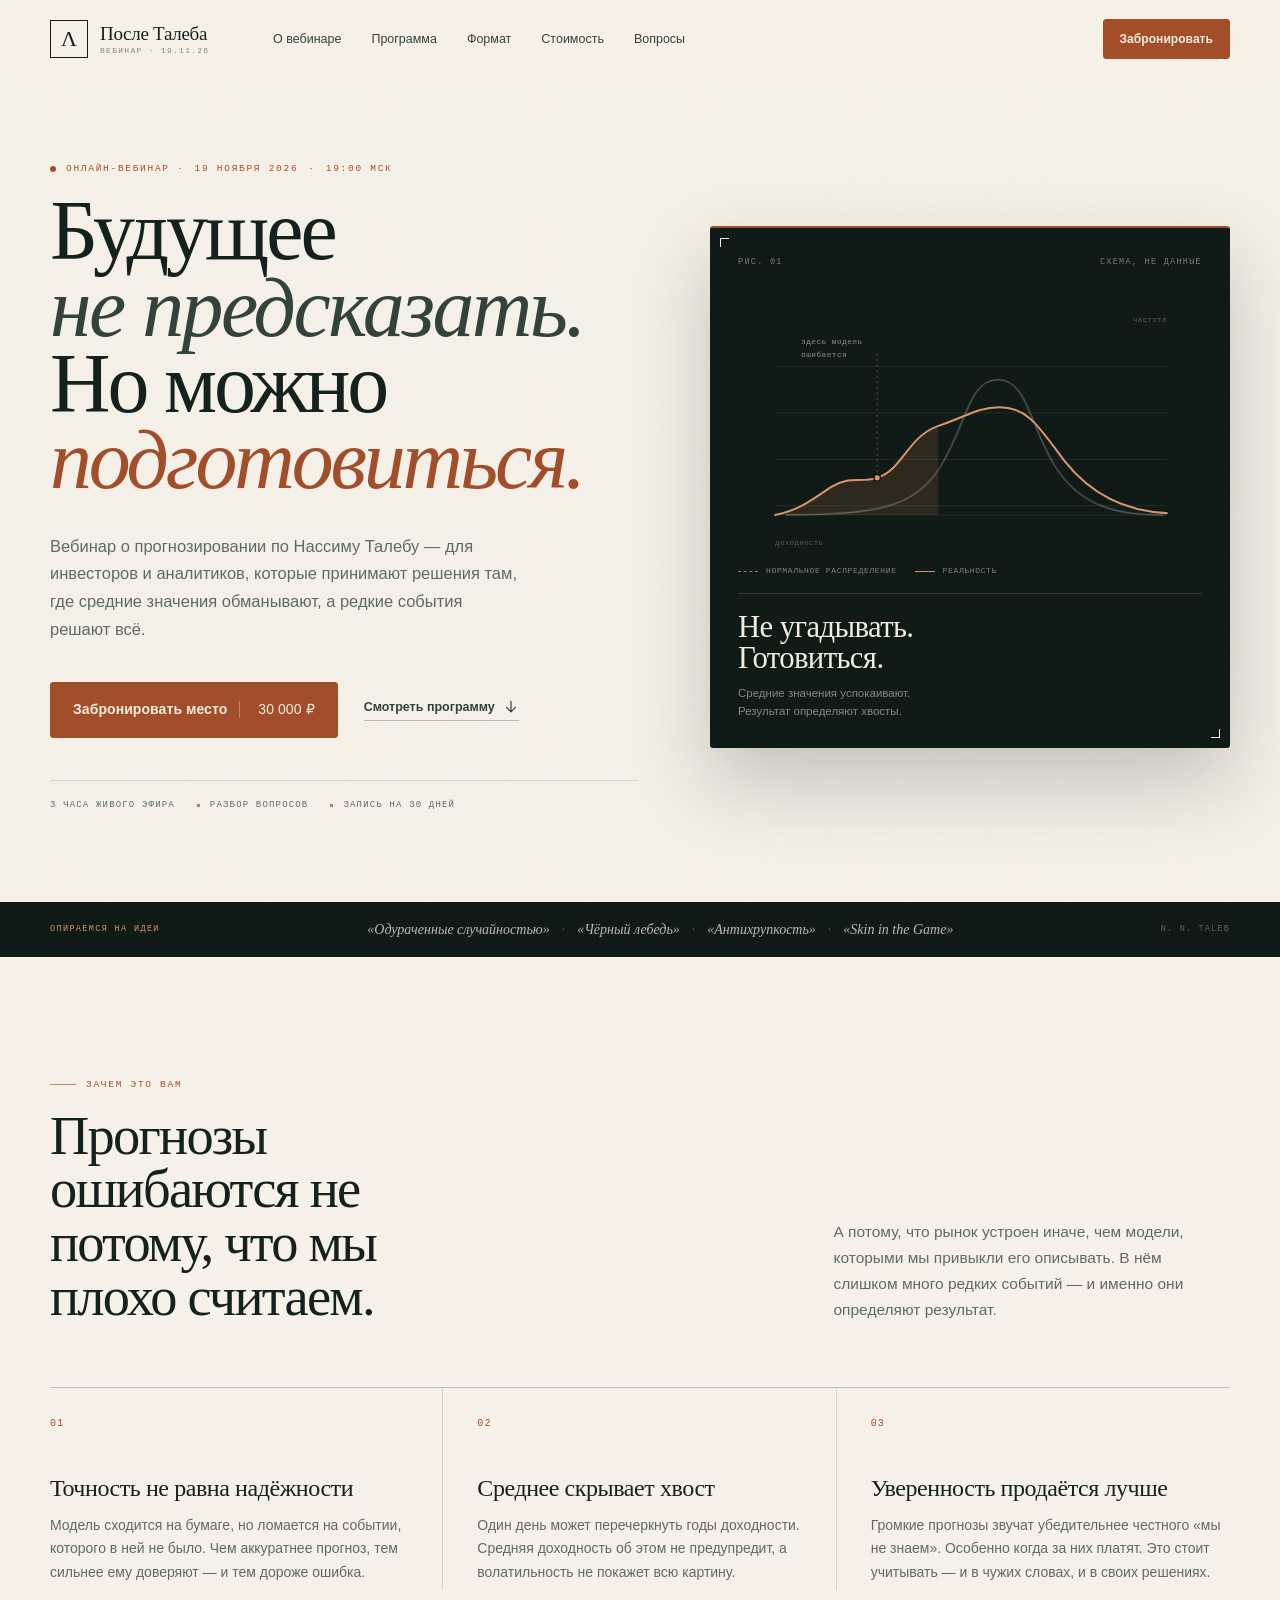
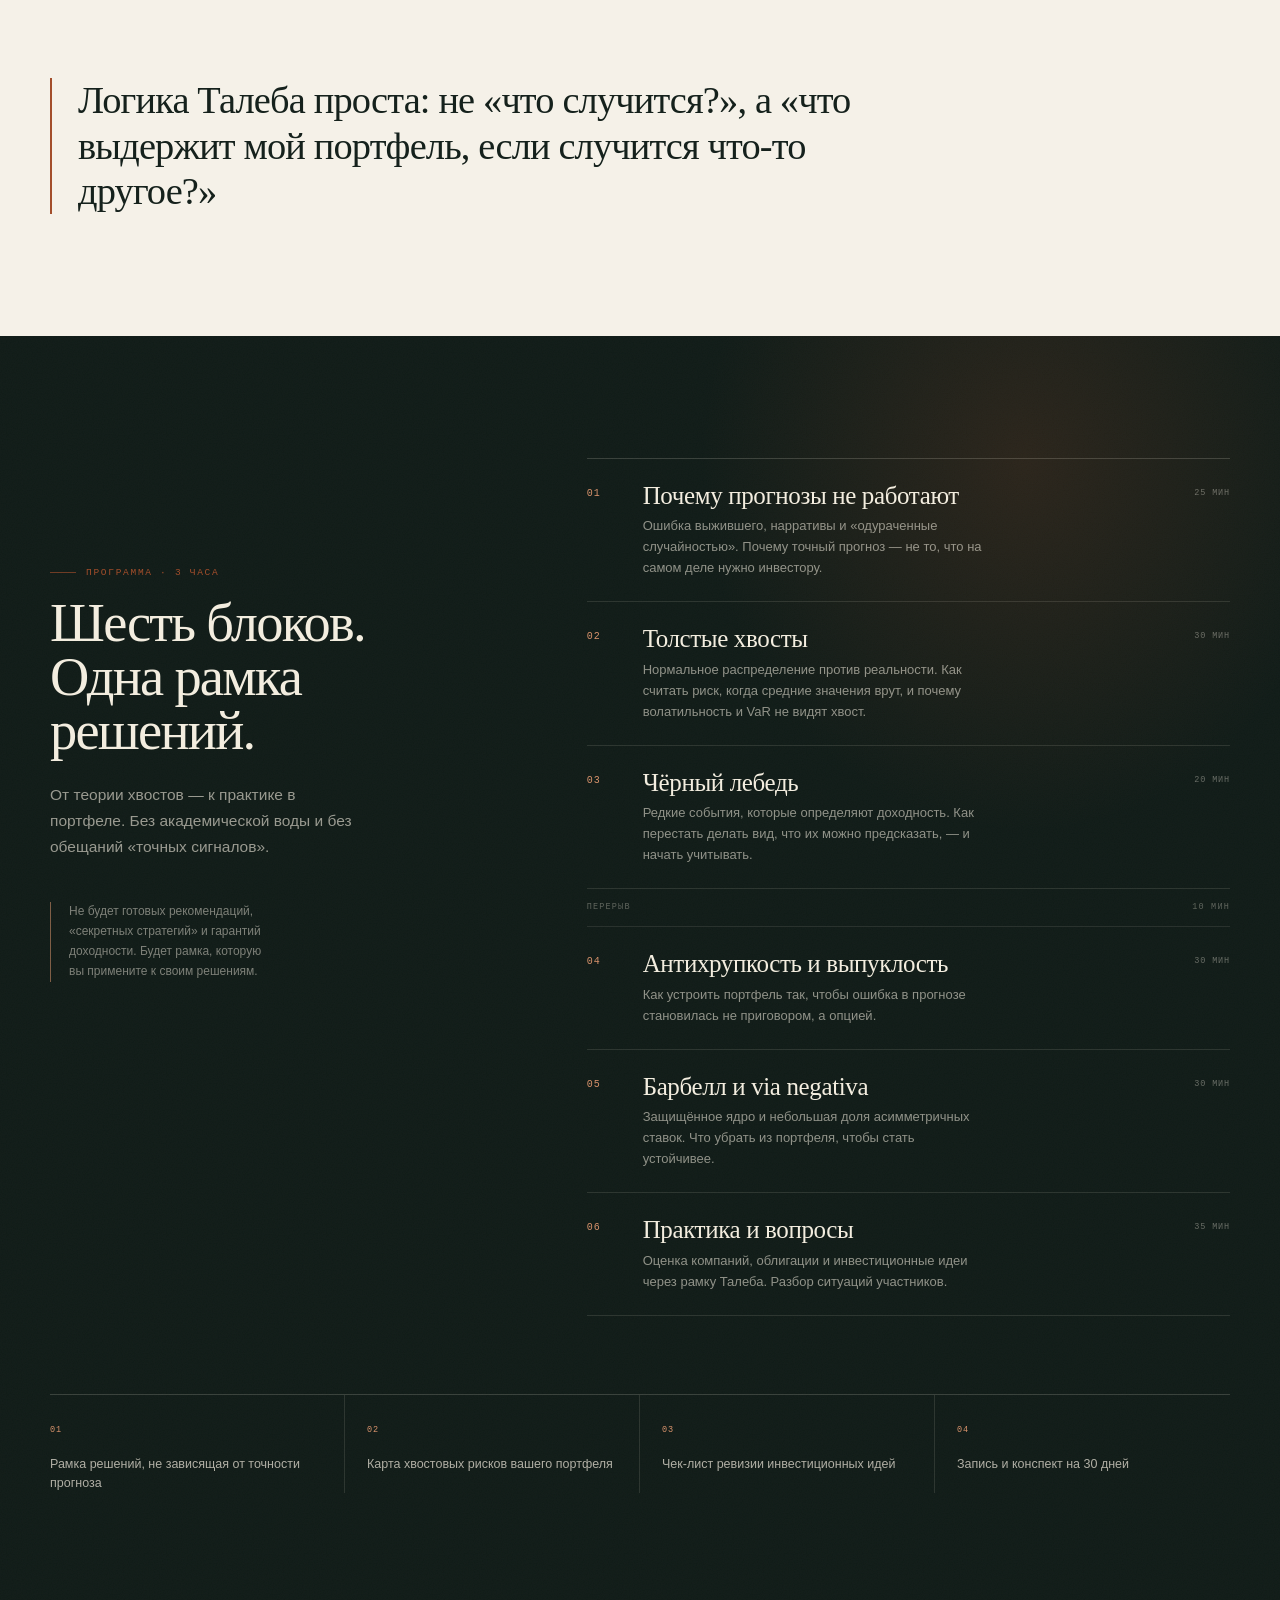
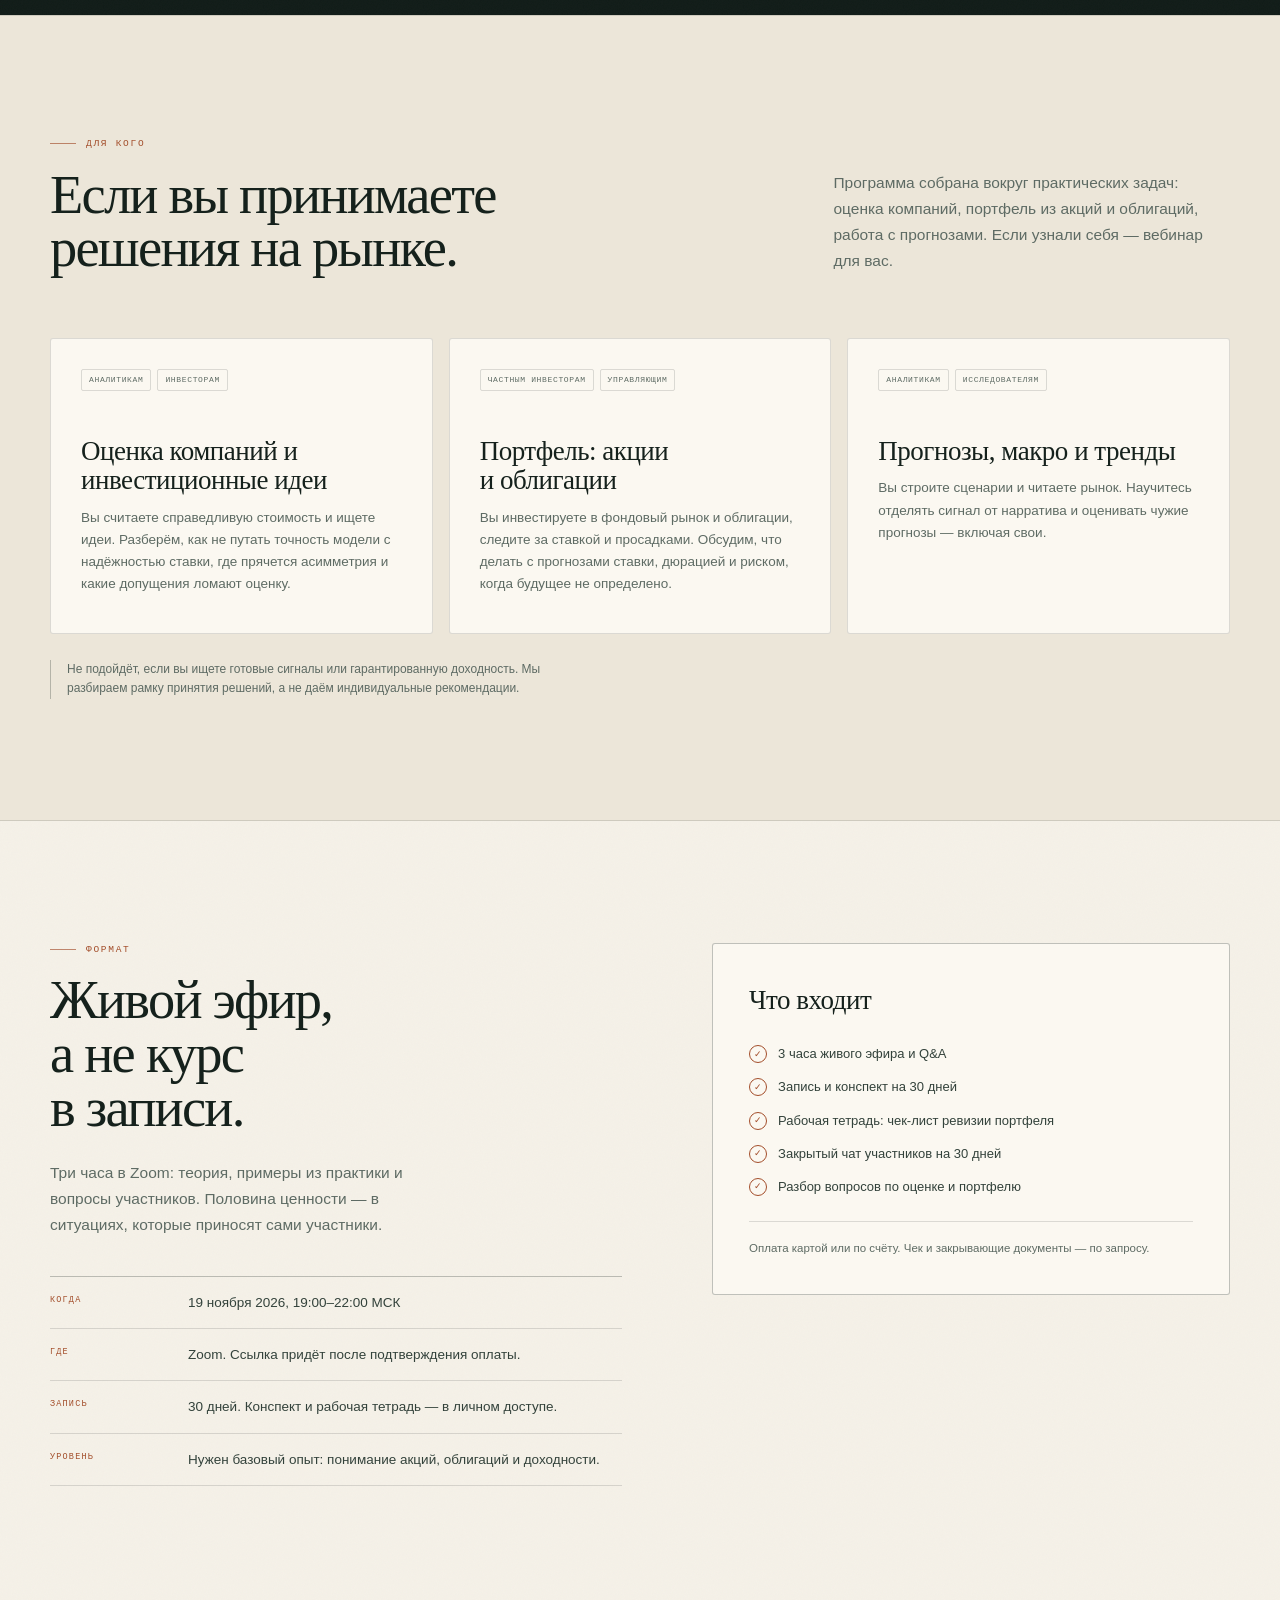
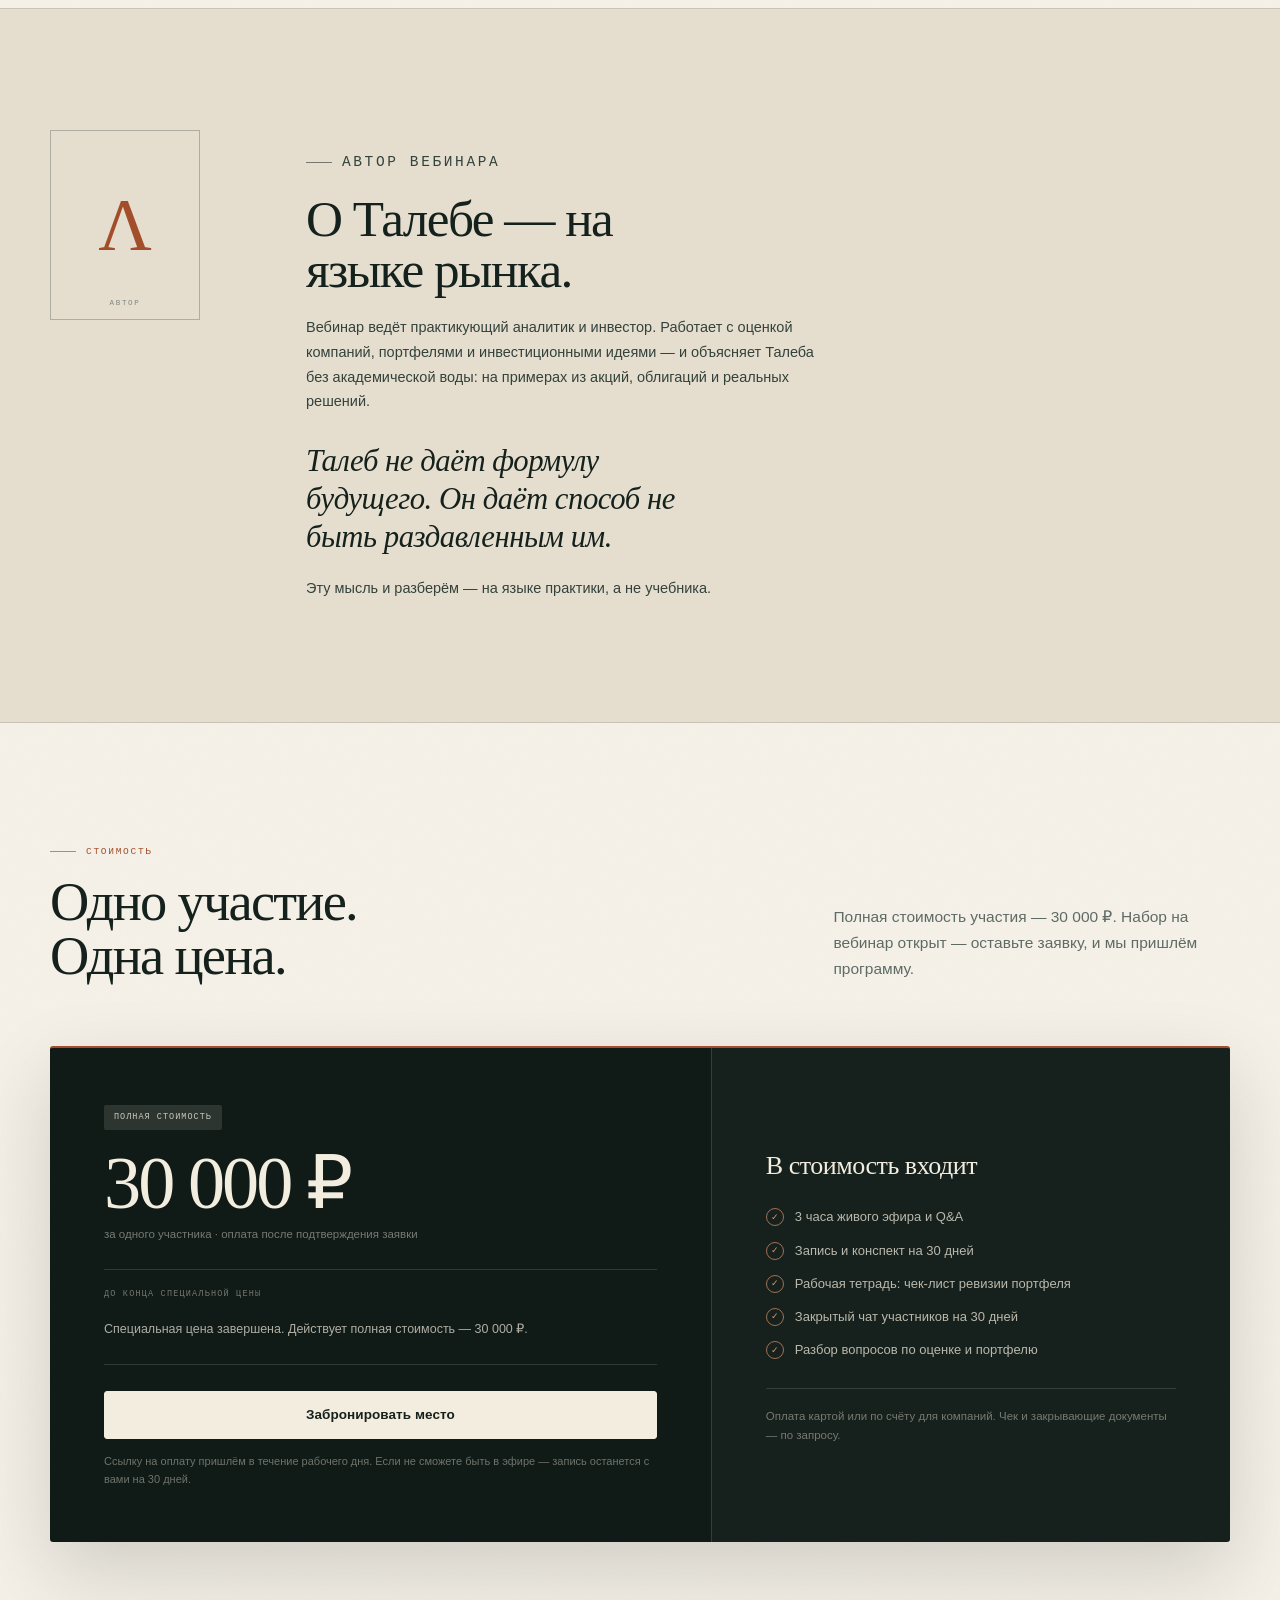
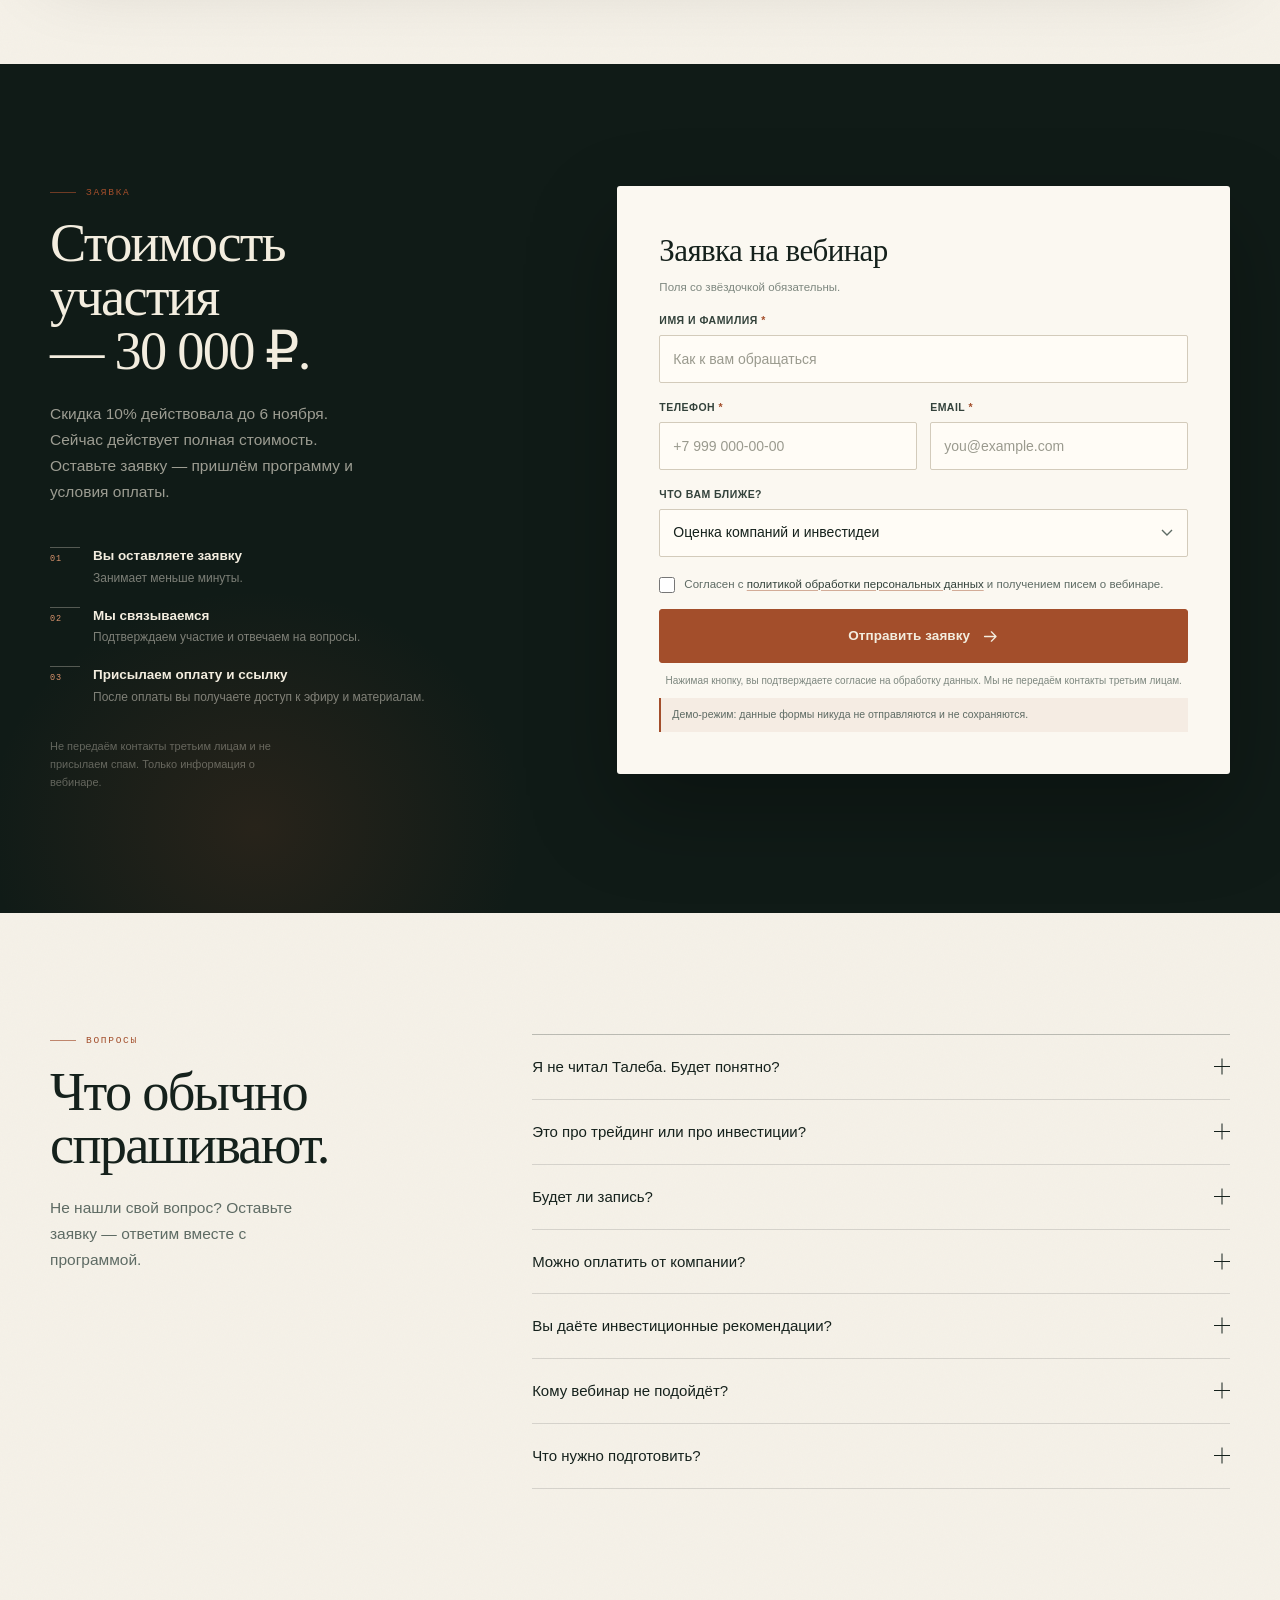
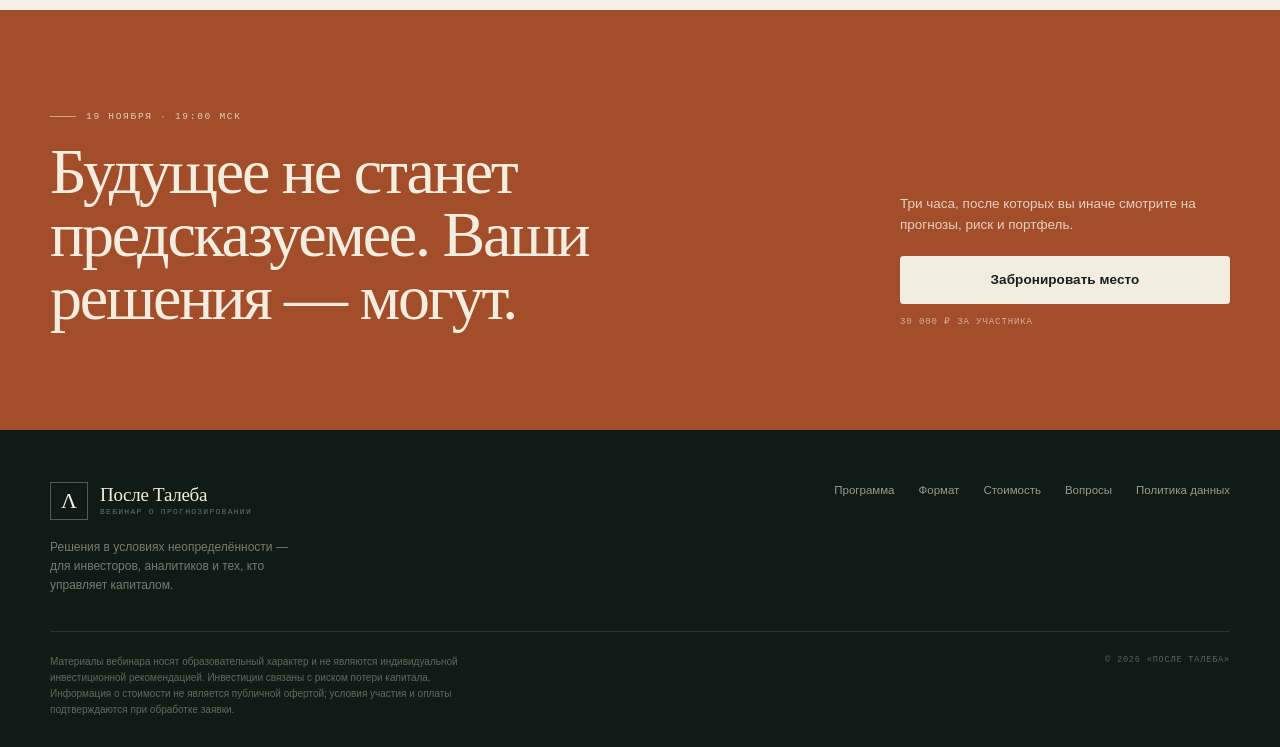
<file: index.html>
<!DOCTYPE html>
<html lang="ru">
<head>
<meta charset="utf-8">
<meta name="viewport" content="width=device-width, initial-scale=1">
<title>После Талеба — вебинар о прогнозировании и решениях в условиях неопределённости</title>
<meta name="description" content="Онлайн-вебинар 19 ноября: как принимать инвестиционные решения, когда прогнозы не сбываются. Толстые хвосты, чёрные лебеди, антихрупкость и барбелл — на примерах оценки компаний, облигаций и портфелей. 27 000 ₽ по заявке до 6 ноября.">
<meta name="theme-color" content="#F5F1E8">
<link rel="canonical" href="https://maxbobkov.github.io/posle-taleba/">
<meta property="og:type" content="website">
<meta property="og:locale" content="ru_RU">
<meta property="og:title" content="После Талеба — вебинар о прогнозировании">
<meta property="og:description" content="Будущее не предсказать. Но можно подготовиться. 19 ноября, 19:00 МСК. Три часа о хвостах, антихрупкости и решениях, которые не зависят от точного прогноза.">
<meta property="og:image" content="https://maxbobkov.github.io/posle-taleba/assets/og.png">
<meta property="og:image:width" content="1200">
<meta property="og:image:height" content="630">
<meta property="og:url" content="https://maxbobkov.github.io/posle-taleba/">
<meta name="twitter:card" content="summary_large_image">
<link rel="icon" href="assets/favicon.svg" type="image/svg+xml">
<link rel="stylesheet" href="styles.css">
<script src="config.js" defer></script>
<script src="script.js" defer></script>
<script type="application/ld+json">
{
  "@context": "https://schema.org",
  "@type": "Event",
  "name": "После Талеба: прогнозирование и решения в условиях неопределённости",
  "description": "Онлайн-вебинар о том, как принимать инвестиционные решения, когда прогнозы не сбываются: толстые хвосты, чёрные лебеди, антихрупкость и барбелл на примерах оценки компаний, облигаций и портфелей.",
  "startDate": "2026-11-19T19:00:00+03:00",
  "endDate": "2026-11-19T22:00:00+03:00",
  "eventAttendanceMode": "https://schema.org/OnlineEventAttendanceMode",
  "eventStatus": "https://schema.org/EventScheduled",
  "location": {
    "@type": "VirtualLocation",
    "url": "https://maxbobkov.github.io/posle-taleba/"
  },
  "image": ["https://maxbobkov.github.io/posle-taleba/assets/og.png"],
  "offers": {
    "@type": "Offer",
    "name": "Участие в вебинаре — специальная цена",
    "price": "27000",
    "priceCurrency": "RUB",
    "priceValidUntil": "2026-11-06T23:59:59+03:00",
    "availability": "https://schema.org/InStock",
    "url": "https://maxbobkov.github.io/posle-taleba/#register"
  },
  "organizer": {
    "@type": "Organization",
    "name": "После Талеба",
    "url": "https://maxbobkov.github.io/posle-taleba/"
  }
}
</script>
</head>
<body>

<div class="progress" id="progress" aria-hidden="true"></div>

<header class="site-header" id="siteHeader">
  <div class="wrap nav-inner">
    <a class="brand" href="#top" aria-label="После Талеба — к началу страницы">
      <span class="brand-mark" aria-hidden="true">Λ</span>
      <span class="brand-text">
        <span class="brand-name">После Талеба</span>
        <span class="brand-sub">вебинар · 19.11.26</span>
      </span>
    </a>

    <nav class="nav" aria-label="Основная навигация">
      <a href="#about">О вебинаре</a>
      <a href="#program">Программа</a>
      <a href="#format">Формат</a>
      <a href="#pricing">Стоимость</a>
      <a href="#faq">Вопросы</a>
    </nav>

    <div class="nav-actions">
      <a class="btn btn-primary btn-nav" href="#register">Забронировать</a>
      <button class="nav-toggle" id="navToggle" type="button" aria-expanded="false" aria-controls="mobileMenu">
        <span class="nav-toggle-lines" aria-hidden="true"><i></i><i></i></span>
        <span class="nav-toggle-text">Меню</span>
      </button>
    </div>
  </div>

  <div class="mobile-menu" id="mobileMenu" hidden>
    <nav aria-label="Мобильная навигация">
      <a href="#about">О вебинаре</a>
      <a href="#program">Программа</a>
      <a href="#format">Формат</a>
      <a href="#pricing">Стоимость</a>
      <a href="#faq">Вопросы</a>
    </nav>
    <a class="btn btn-primary" href="#register">Забронировать место</a>
  </div>
</header>

<main>

  <section class="hero" id="top" aria-labelledby="heroTitle">
    <div class="wrap hero-grid">
      <div class="hero-copy">
        <p class="eyebrow eyebrow-live"><span class="live-dot" aria-hidden="true"></span>Онлайн-вебинар · <span data-date-label>19 ноября 2026</span> · <span data-time-short>19:00 МСК</span></p>

        <h1 id="heroTitle">
          <span>Будущее</span>
          <span><em>не предсказать.</em></span>
          <span>Но можно</span>
          <span class="accent-line">подготовиться.</span>
        </h1>

        <p class="hero-lead">Вебинар о прогнозировании по Нассиму Талебу — для инвесторов и аналитиков, которые принимают решения там, где средние значения обманывают, а редкие события решают всё.</p>

        <div class="hero-actions">
          <a class="btn btn-primary btn-hero" href="#register">
            <span>Забронировать место</span>
            <span class="btn-price" data-cta-price>27 000 ₽</span>
          </a>
          <a class="link-arrow" href="#program">
            Смотреть программу
            <svg viewBox="0 0 20 20" width="16" height="16" aria-hidden="true"><path d="M10 3v13M4.5 10.5 10 16l5.5-5.5" fill="none" stroke="currentColor" stroke-width="1.5" stroke-linecap="round" stroke-linejoin="round"/></svg>
          </a>
        </div>

        <p class="price-note" data-price-note><s data-old-price>30 000 ₽</s><span><b data-current-price>27 000 ₽</b> для заявок до <span data-offer-deadline>6 ноября, 23:59 МСК</span></span></p>

        <ul class="hero-facts">
          <li>3 часа живого эфира</li>
          <li>Разбор вопросов</li>
          <li>Запись на 30 дней</li>
        </ul>
      </div>

      <div class="hero-visual">
        <figure class="chart-card">
          <div class="chart-head">
            <span>Рис. 01</span>
            <span>схема, не данные</span>
          </div>

          <svg class="chart" viewBox="0 0 500 300" role="img" aria-labelledby="chartTitle chartDesc">
            <title id="chartTitle">Схема распределения доходностей</title>
            <desc id="chartDesc">Пунктирная кривая нормального распределения и сплошная кривая с толстыми хвостами. Левая часть графика показывает зону редких потерь, которую недооценивает модель.</desc>

            <g class="chart-grid" aria-hidden="true">
              <line x1="40" y1="90" x2="462" y2="90"/>
              <line x1="40" y1="140" x2="462" y2="140"/>
              <line x1="40" y1="190" x2="462" y2="190"/>
              <line x1="40" y1="240" x2="462" y2="240"/>
              <line x1="40" y1="250" x2="462" y2="250"/>
            </g>

            <path class="chart-tail" d="M 40 250 C 68 244, 82 232, 100 220 C 120 207, 132 216, 150 210 C 178 201, 182 166, 216 154 L 216 250 Z"/>
            <path class="chart-line chart-line-muted" pathLength="1" d="M 52 250 C 150 250, 190 242, 218 198 C 246 154, 248 104, 280 104 C 312 104, 314 154, 342 198 C 370 242, 410 250, 458 250"/>
            <path class="chart-line chart-line-accent" pathLength="1" d="M 40 250 C 68 244, 82 232, 100 220 C 120 207, 132 216, 150 210 C 178 201, 182 166, 216 154 C 248 143, 258 134, 282 134 C 314 134, 326 158, 352 192 C 382 230, 420 246, 462 248"/>

            <line class="chart-marker-line" x1="150" y1="210" x2="150" y2="76"/>
            <circle class="chart-marker-dot" cx="150" cy="210" r="3.5"/>
            <text class="chart-label" x="68" y="66">здесь модель</text>
            <text class="chart-label" x="68" y="80">ошибается</text>

            <text class="chart-axis" x="40" y="282">доходность</text>
            <text class="chart-axis" x="462" y="42" text-anchor="end">частота</text>
          </svg>

          <div class="chart-legend">
            <span><i class="legend-line legend-muted" aria-hidden="true"></i>нормальное распределение</span>
            <span><i class="legend-line legend-accent" aria-hidden="true"></i>реальность</span>
          </div>

          <figcaption class="chart-caption">
            <p class="chart-idea">Не угадывать.<br>Готовиться.</p>
            <p class="chart-note">Средние значения успокаивают. Результат определяют хвосты.</p>
          </figcaption>
        </figure>
      </div>
    </div>

    <div class="books">
      <div class="wrap books-inner">
        <span class="books-label">Опираемся на идеи</span>
        <div class="books-list">
          <span>«Одураченные случайностью»</span>
          <span>«Чёрный лебедь»</span>
          <span>«Антихрупкость»</span>
          <span>«Skin in the Game»</span>
        </div>
        <span class="books-author">N. N. Taleb</span>
      </div>
    </div>
  </section>

  <section class="section why" id="about" aria-labelledby="whyTitle">
    <div class="wrap">
      <div class="section-head">
        <div>
          <p class="eyebrow">Зачем это вам</p>
          <h2 id="whyTitle">Прогнозы ошибаются не потому, что мы плохо считаем.</h2>
        </div>
        <p class="section-lead">А потому, что рынок устроен иначе, чем модели, которыми мы привыкли его описывать. В нём слишком много редких событий — и именно они определяют результат.</p>
      </div>

      <div class="why-cards">
        <article class="why-card">
          <span class="num">01</span>
          <h3>Точность не равна надёжности</h3>
          <p>Модель сходится на бумаге, но ломается на событии, которого в ней не было. Чем аккуратнее прогноз, тем сильнее ему доверяют — и тем дороже ошибка.</p>
        </article>
        <article class="why-card">
          <span class="num">02</span>
          <h3>Среднее скрывает хвост</h3>
          <p>Один день может перечеркнуть годы доходности. Средняя доходность об этом не предупредит, а волатильность не покажет всю картину.</p>
        </article>
        <article class="why-card">
          <span class="num">03</span>
          <h3>Уверенность продаётся лучше</h3>
          <p>Громкие прогнозы звучат убедительнее честного «мы не знаем». Особенно когда за них платят. Это стоит учитывать — и в чужих словах, и в своих решениях.</p>
        </article>
      </div>

      <blockquote class="pullquote">
        <p>Логика Талеба проста: не «что случится?», а «что выдержит мой портфель, если случится что-то другое?»</p>
      </blockquote>
    </div>
  </section>

  <section class="section program" id="program" aria-labelledby="programTitle">
    <div class="wrap program-grid">
      <div class="program-head">
        <p class="eyebrow">Программа · 3 часа</p>
        <h2 id="programTitle">Шесть блоков. Одна рамка решений.</h2>
        <p class="section-lead">От теории хвостов — к практике в портфеле. Без академической воды и без обещаний «точных сигналов».</p>
        <p class="program-note">Не будет готовых рекомендаций, «секретных стратегий» и гарантий доходности. Будет рамка, которую вы примените к своим решениям.</p>
      </div>

      <ol class="program-list">
        <li class="program-item">
          <span class="num">01</span>
          <div>
            <h3>Почему прогнозы не работают</h3>
            <p>Ошибка выжившего, нарративы и «одураченные случайностью». Почему точный прогноз — не то, что на самом деле нужно инвестору.</p>
          </div>
          <span class="dur">25 мин</span>
        </li>
        <li class="program-item">
          <span class="num">02</span>
          <div>
            <h3>Толстые хвосты</h3>
            <p>Нормальное распределение против реальности. Как считать риск, когда средние значения врут, и почему волатильность и VaR не видят хвост.</p>
          </div>
          <span class="dur">30 мин</span>
        </li>
        <li class="program-item">
          <span class="num">03</span>
          <div>
            <h3>Чёрный лебедь</h3>
            <p>Редкие события, которые определяют доходность. Как перестать делать вид, что их можно предсказать, — и начать учитывать.</p>
          </div>
          <span class="dur">20 мин</span>
        </li>
        <li class="program-break">
          <span>Перерыв</span>
          <span class="dur">10 мин</span>
        </li>
        <li class="program-item">
          <span class="num">04</span>
          <div>
            <h3>Антихрупкость и выпуклость</h3>
            <p>Как устроить портфель так, чтобы ошибка в прогнозе становилась не приговором, а опцией.</p>
          </div>
          <span class="dur">30 мин</span>
        </li>
        <li class="program-item">
          <span class="num">05</span>
          <div>
            <h3>Барбелл и via negativa</h3>
            <p>Защищённое ядро и небольшая доля асимметричных ставок. Что убрать из портфеля, чтобы стать устойчивее.</p>
          </div>
          <span class="dur">30 мин</span>
        </li>
        <li class="program-item">
          <span class="num">06</span>
          <div>
            <h3>Практика и вопросы</h3>
            <p>Оценка компаний, облигации и инвестиционные идеи через рамку Талеба. Разбор ситуаций участников.</p>
          </div>
          <span class="dur">35 мин</span>
        </li>
      </ol>
    </div>

    <div class="wrap">
      <ul class="outcomes">
        <li>
          <span class="num">01</span>
          <p>Рамка решений, не зависящая от точности прогноза</p>
        </li>
        <li>
          <span class="num">02</span>
          <p>Карта хвостовых рисков вашего портфеля</p>
        </li>
        <li>
          <span class="num">03</span>
          <p>Чек-лист ревизии инвестиционных идей</p>
        </li>
        <li>
          <span class="num">04</span>
          <p>Запись и конспект на 30 дней</p>
        </li>
      </ul>
    </div>
  </section>

  <section class="section audience" id="audience" aria-labelledby="audienceTitle">
    <div class="wrap">
      <div class="section-head">
        <div>
          <p class="eyebrow">Для кого</p>
          <h2 id="audienceTitle">Если вы принимаете решения на рынке.</h2>
        </div>
        <p class="section-lead">Программа собрана вокруг практических задач: оценка компаний, портфель из акций и облигаций, работа с прогнозами. Если узнали себя — вебинар для вас.</p>
      </div>

      <div class="audience-cards">
        <article class="audience-card">
          <div class="audience-tags"><span class="tag">Аналитикам</span><span class="tag">Инвесторам</span></div>
          <h3>Оценка компаний и инвестиционные идеи</h3>
          <p>Вы считаете справедливую стоимость и ищете идеи. Разберём, как не путать точность модели с надёжностью ставки, где прячется асимметрия и какие допущения ломают оценку.</p>
        </article>
        <article class="audience-card">
          <div class="audience-tags"><span class="tag">Частным инвесторам</span><span class="tag">Управляющим</span></div>
          <h3>Портфель: акции и облигации</h3>
          <p>Вы инвестируете в фондовый рынок и облигации, следите за ставкой и просадками. Обсудим, что делать с прогнозами ставки, дюрацией и риском, когда будущее не определено.</p>
        </article>
        <article class="audience-card">
          <div class="audience-tags"><span class="tag">Аналитикам</span><span class="tag">Исследователям</span></div>
          <h3>Прогнозы, макро и тренды</h3>
          <p>Вы строите сценарии и читаете рынок. Научитесь отделять сигнал от нарратива и оценивать чужие прогнозы — включая свои.</p>
        </article>
      </div>

      <p class="disclaimer-line">Не подойдёт, если вы ищете готовые сигналы или гарантированную доходность. Мы разбираем рамку принятия решений, а не даём индивидуальные рекомендации.</p>
    </div>
  </section>

  <section class="section format" id="format" aria-labelledby="formatTitle">
    <div class="wrap format-grid">
      <div>
        <p class="eyebrow">Формат</p>
        <h2 id="formatTitle">Живой эфир, а не курс в записи.</h2>
        <p class="section-lead">Три часа в Zoom: теория, примеры из практики и вопросы участников. Половина ценности — в ситуациях, которые приносят сами участники.</p>

        <dl class="format-details">
          <div class="format-row">
            <dt>Когда</dt>
            <dd><span data-date-label>19 ноября 2026</span>, <span data-time-label>19:00–22:00 МСК</span></dd>
          </div>
          <div class="format-row">
            <dt>Где</dt>
            <dd>Zoom. Ссылка придёт после подтверждения оплаты.</dd>
          </div>
          <div class="format-row">
            <dt>Запись</dt>
            <dd>30 дней. Конспект и рабочая тетрадь — в личном доступе.</dd>
          </div>
          <div class="format-row">
            <dt>Уровень</dt>
            <dd>Нужен базовый опыт: понимание акций, облигаций и доходности.</dd>
          </div>
        </dl>
      </div>

      <aside class="includes" aria-labelledby="includesTitle">
        <h3 id="includesTitle">Что входит</h3>
        <ul>
          <li><span class="check" aria-hidden="true">✓</span>3 часа живого эфира и Q&amp;A</li>
          <li><span class="check" aria-hidden="true">✓</span>Запись и конспект на 30 дней</li>
          <li><span class="check" aria-hidden="true">✓</span>Рабочая тетрадь: чек-лист ревизии портфеля</li>
          <li><span class="check" aria-hidden="true">✓</span>Закрытый чат участников на 30 дней</li>
          <li><span class="check" aria-hidden="true">✓</span>Разбор вопросов по оценке и портфелю</li>
        </ul>
        <p class="includes-note">Оплата картой или по счёту. Чек и закрывающие документы — по запросу.</p>
      </aside>
    </div>
  </section>

  <section class="section author" aria-labelledby="authorTitle">
    <div class="wrap author-grid">
      <div class="author-mark" aria-hidden="true">Λ<span>автор</span></div>
      <div class="author-copy">
        <p class="eyebrow">Автор вебинара</p>
        <h2 id="authorTitle">О Талебе — на языке рынка.</h2>
        <p>Вебинар ведёт практикующий аналитик и инвестор. Работает с оценкой компаний, портфелями и инвестиционными идеями — и объясняет Талеба без академической воды: на примерах из акций, облигаций и реальных решений.</p>
        <p class="slogan">Талеб не даёт формулу будущего. Он даёт способ не быть раздавленным им.</p>
        <p>Эту мысль и разберём — на языке практики, а не учебника.</p>
      </div>
    </div>
  </section>

  <section class="section pricing" id="pricing" aria-labelledby="pricingTitle">
    <div class="wrap">
      <div class="section-head">
        <div>
          <p class="eyebrow">Стоимость</p>
          <h2 id="pricingTitle">Одно участие. Одна цена.</h2>
        </div>
        <p class="section-lead" data-pricing-lead>30 000 ₽ — полная стоимость. 27 000 ₽ — для заявок до <span data-offer-deadline>6 ноября, 23:59 МСК</span>. Скидка 10% закрепляется за вами после подтверждения заявки.</p>
      </div>

      <div class="price-card">
        <div class="price-main">
          <span class="price-badge" data-offer-only>−10% · до 6 ноября</span>
          <span class="price-badge price-badge-regular" data-regular-only>Полная стоимость</span>

          <div class="price-values">
            <span class="price-old" data-old-price>30 000 ₽</span>
            <span class="price-new"><span data-current-price>27 000 ₽</span></span>
          </div>
          <p class="price-sub">за одного участника · оплата после подтверждения заявки</p>

          <div class="countdown">
            <p class="countdown-label">До конца специальной цены</p>
            <div class="timer" role="timer" aria-label="Обратный отсчёт до конца специальной цены">
              <div class="timer-cell"><span class="timer-num" data-days>00</span><span class="timer-cap">дн.</span></div>
              <div class="timer-cell"><span class="timer-num" data-hours>00</span><span class="timer-cap">час.</span></div>
              <div class="timer-cell"><span class="timer-num" data-minutes>00</span><span class="timer-cap">мин.</span></div>
              <div class="timer-cell"><span class="timer-num" data-seconds>00</span><span class="timer-cap">сек.</span></div>
            </div>
            <p class="countdown-expired">Специальная цена завершена. Действует полная стоимость — 30 000 ₽.</p>
          </div>

          <a class="btn btn-light btn-wide" href="#register">Забронировать место</a>
          <p class="price-micro">Ссылку на оплату пришлём в течение рабочего дня. Если не сможете быть в эфире — запись останется с вами на 30 дней.</p>
        </div>

        <aside class="price-side" aria-labelledby="priceIncludesTitle">
          <h3 id="priceIncludesTitle">В стоимость входит</h3>
          <ul>
            <li><span class="check check-light" aria-hidden="true">✓</span>3 часа живого эфира и Q&amp;A</li>
            <li><span class="check check-light" aria-hidden="true">✓</span>Запись и конспект на 30 дней</li>
            <li><span class="check check-light" aria-hidden="true">✓</span>Рабочая тетрадь: чек-лист ревизии портфеля</li>
            <li><span class="check check-light" aria-hidden="true">✓</span>Закрытый чат участников на 30 дней</li>
            <li><span class="check check-light" aria-hidden="true">✓</span>Разбор вопросов по оценке и портфелю</li>
          </ul>
          <p class="price-side-note">Оплата картой или по счёту для компаний. Чек и закрывающие документы — по запросу.</p>
        </aside>
      </div>
    </div>
  </section>

  <section class="section register" id="register" aria-labelledby="registerTitle">
    <div class="wrap register-grid">
      <div class="register-copy">
        <p class="eyebrow">Заявка</p>
        <h2 id="registerTitle" data-register-title>Закрепим цену <span class="nowrap">27 000 ₽</span>.</h2>
        <p class="section-lead" data-register-lead>Оставьте контакты — пришлём программу, условия оплаты и ссылку на эфир. Скидка 10% действует для заявок до <span data-offer-deadline>6 ноября, 23:59 МСК</span>.</p>

        <ol class="steps">
          <li>
            <span class="step-num">01</span>
            <div><h3>Вы оставляете заявку</h3><p>Занимает меньше минуты.</p></div>
          </li>
          <li>
            <span class="step-num">02</span>
            <div><h3>Мы связываемся</h3><p>Подтверждаем участие и отвечаем на вопросы.</p></div>
          </li>
          <li>
            <span class="step-num">03</span>
            <div><h3>Присылаем оплату и ссылку</h3><p>После оплаты вы получаете доступ к эфиру и материалам.</p></div>
          </li>
        </ol>

        <p class="register-note">Не передаём контакты третьим лицам и не присылаем спам. Только информация о вебинаре.</p>
      </div>

      <div class="form-card" id="formCard">
        <form class="lead-form" id="leadForm" action="/api/register" method="post" novalidate>
          <div class="form-head">
            <h3>Заявка на вебинар</h3>
            <p>Поля со звёздочкой обязательны.</p>
          </div>

          <label class="field">
            <span class="field-label">Имя и фамилия <b>*</b></span>
            <input type="text" name="name" id="name" autocomplete="name" placeholder="Как к вам обращаться" maxlength="80" required>
            <span class="field-error" data-error-for="name" aria-live="polite"></span>
          </label>

          <div class="field-row">
            <label class="field">
              <span class="field-label">Телефон <b>*</b></span>
              <input type="tel" name="phone" id="phone" autocomplete="tel" placeholder="+7 999 000-00-00" maxlength="25" required>
              <span class="field-error" data-error-for="phone" aria-live="polite"></span>
            </label>
            <label class="field">
              <span class="field-label">Email <b>*</b></span>
              <input type="email" name="email" id="email" autocomplete="email" placeholder="you@example.com" maxlength="120" required>
              <span class="field-error" data-error-for="email" aria-live="polite"></span>
            </label>
          </div>

          <label class="field">
            <span class="field-label">Что вам ближе?</span>
            <select name="focus" id="focus">
              <option value="valuation">Оценка компаний и инвестидеи</option>
              <option value="portfolio">Портфель: акции и облигации</option>
              <option value="macro">Прогнозы, макро, тренды</option>
              <option value="curious">Пока просто интересно</option>
            </select>
          </label>

          <div class="hp" aria-hidden="true">
            <label>Сайт<input type="text" name="website" tabindex="-1" autocomplete="off"></label>
          </div>

          <label class="consent">
            <input type="checkbox" name="consent" id="consent" required>
            <span>Согласен с <a href="privacy.html" data-open-privacy>политикой обработки персональных данных</a> и получением писем о вебинаре.</span>
          </label>
          <span class="field-error field-error-consent" data-error-for="consent" aria-live="polite"></span>

          <div class="form-error" id="formError" role="alert" hidden></div>

          <button class="btn btn-primary btn-submit" id="submitBtn" type="submit">
            <span class="submit-label">Отправить заявку</span>
            <svg viewBox="0 0 20 20" width="17" height="17" aria-hidden="true"><path d="M3 10h13M11 4.5 16.5 10 11 15.5" fill="none" stroke="currentColor" stroke-width="1.5" stroke-linecap="round" stroke-linejoin="round"/></svg>
          </button>
          <p class="form-note">Нажимая кнопку, вы подтверждаете согласие на обработку данных. Мы не передаём контакты третьим лицам.</p>
          <p class="form-demo" data-demo-note hidden>Демо-режим: данные формы никуда не отправляются и не сохраняются.</p>
        </form>

        <div class="form-success" id="formSuccess" tabindex="-1" hidden>
          <span class="success-mark" aria-hidden="true">✓</span>
          <p class="eyebrow" data-success-eyebrow>Заявка принята</p>
          <h3 data-success-title>Спасибо, <span data-success-name>друг</span>.</h3>
          <p data-success-copy>Мы закрепили за вами цену <strong data-success-amount>27 000 ₽</strong>. Свяжемся в течение рабочего дня — пришлём программу и ссылку на оплату.</p>
          <p class="success-demo" data-success-demo hidden>Это демо-версия формы: данные никуда не отправлены и не сохранены. Приём заявок подключим перед запуском.</p>
          <p class="success-note" data-success-note>Если захотите что-то уточнить, ответьте на наше письмо.</p>
        </div>
      </div>
    </div>
  </section>

  <section class="section faq" id="faq" aria-labelledby="faqTitle">
    <div class="wrap faq-grid">
      <div class="faq-head">
        <p class="eyebrow">Вопросы</p>
        <h2 id="faqTitle">Что обычно спрашивают.</h2>
        <p class="section-lead">Не нашли свой вопрос? Оставьте заявку — ответим вместе с программой.</p>
      </div>

      <div class="faq-list">
        <details class="faq-item">
          <summary>Я не читал Талеба. Будет понятно?<span class="faq-icon" aria-hidden="true"></span></summary>
          <div class="faq-answer"><p>Да. Разберём идеи с нуля, но на языке рынка. Достаточно понимать, что такое акции, облигации и доходность. Остальное — на вебинаре.</p></div>
        </details>
        <details class="faq-item">
          <summary>Это про трейдинг или про инвестиции?<span class="faq-icon" aria-hidden="true"></span></summary>
          <div class="faq-answer"><p>Про инвестиционные решения: оценка компаний, портфель, облигации, риск. Мы не учим угадывать цену и не даём сигналы.</p></div>
        </details>
        <details class="faq-item">
          <summary>Будет ли запись?<span class="faq-icon" aria-hidden="true"></span></summary>
          <div class="faq-answer"><p>Да. Запись и конспект будут доступны 30 дней. Вопросы участников разбираем только в эфире — поэтому лучше быть онлайн.</p></div>
        </details>
        <details class="faq-item">
          <summary>Можно оплатить от компании?<span class="faq-icon" aria-hidden="true"></span></summary>
          <div class="faq-answer"><p>Да, по счёту. Укажите это в заявке или напишите нам — пришлём реквизиты и закрывающие документы.</p></div>
        </details>
        <details class="faq-item">
          <summary>Вы даёте инвестиционные рекомендации?<span class="faq-icon" aria-hidden="true"></span></summary>
          <div class="faq-answer"><p>Нет. Вебинар носит образовательный характер. Мы разбираем подход к решениям, а не рекомендуем конкретные бумаги или стратегии.</p></div>
        </details>
        <details class="faq-item">
          <summary>Кому вебинар не подойдёт?<span class="faq-icon" aria-hidden="true"></span></summary>
          <div class="faq-answer"><p>Тем, кто ждёт готовых сигналов, «секретную стратегию» или гарантированную доходность. Если нужен результат «купи/продай» — это не сюда.</p></div>
        </details>
        <details class="faq-item">
          <summary>Что нужно подготовить?<span class="faq-icon" aria-hidden="true"></span></summary>
          <div class="faq-answer"><p>Ничего специального. Блокнот для заметок и один вопрос по своему портфелю или инвестиционной идее — лучшие разберём в эфире.</p></div>
        </details>
      </div>
    </div>
  </section>

  <section class="final" aria-labelledby="finalTitle">
    <div class="wrap final-inner">
      <div>
        <p class="eyebrow eyebrow-light">19 ноября · 19:00 МСК</p>
        <h2 id="finalTitle">Будущее не станет предсказуемее. Ваши решения — могут.</h2>
      </div>
      <div class="final-action">
        <p>Три часа, после которых вы иначе смотрите на прогнозы, риск и портфель.</p>
        <a class="btn btn-light btn-wide" href="#register">Забронировать место</a>
        <p class="final-price" data-final-price><span data-current-price>27 000 ₽</span> до <span data-offer-label>6 ноября</span></p>
      </div>
    </div>
  </section>

</main>

<footer class="footer">
  <div class="wrap">
    <div class="footer-top">
      <div>
        <a class="brand brand-footer" href="#top">
          <span class="brand-mark" aria-hidden="true">Λ</span>
          <span class="brand-text">
            <span class="brand-name">После Талеба</span>
            <span class="brand-sub">вебинар о прогнозировании</span>
          </span>
        </a>
        <p class="footer-about">Решения в условиях неопределённости — для инвесторов, аналитиков и тех, кто управляет капиталом.</p>
      </div>
      <nav class="footer-nav" aria-label="Навигация в подвале">
        <a href="#program">Программа</a>
        <a href="#format">Формат</a>
        <a href="#pricing">Стоимость</a>
        <a href="#faq">Вопросы</a>
        <a href="privacy.html" data-open-privacy>Политика данных</a>
      </nav>
    </div>
    <div class="footer-bottom">
      <p class="footer-disclaimer">Материалы вебинара носят образовательный характер и не являются индивидуальной инвестиционной рекомендацией. Инвестиции связаны с риском потери капитала. Информация о стоимости не является публичной офертой; условия участия и оплаты подтверждаются при обработке заявки.</p>
      <p class="footer-copy">© 2026 «После Талеба»</p>
    </div>
  </div>
</footer>

<div class="mobile-cta" id="mobileCta">
  <div class="mobile-cta-price">
    <span data-current-price>27 000 ₽</span>
    <small data-cta-deadline>до <span data-offer-label>6 ноября</span></small>
  </div>
  <a class="btn btn-primary" href="#register">Забронировать</a>
</div>

<dialog class="privacy-dialog" id="privacyDialog" aria-labelledby="privacyDialogTitle">
  <div class="dialog-head">
    <span class="mono">Документы</span>
    <button class="dialog-close" type="button" data-close-privacy aria-label="Закрыть">✕</button>
  </div>
  <h2 id="privacyDialogTitle">Политика обработки данных</h2>
  <div class="dialog-body">
    <p>Мы собираем имя, телефон, email и тему интереса только для того, чтобы связаться по заявке, отправить программу, ссылку на оплату и напоминание о вебинаре.</p>
    <p>Данные не передаются третьим лицам, кроме сервисов, которые обеспечивают связь и оплату. Согласие можно отозвать, ответив на любое наше письмо.</p>
    <p>Сайт не использует рекламные cookie и сторонние трекеры. Заявки хранятся на сервере, доступ к ним ограничен.</p>
    <p><a href="privacy.html" target="_blank" rel="noopener">Полная политика — на отдельной странице</a>.</p>
  </div>
  <div class="dialog-foot">
    <button class="btn btn-ghost" type="button" data-close-privacy>Закрыть</button>
  </div>
</dialog>

</body>
</html>
</file>
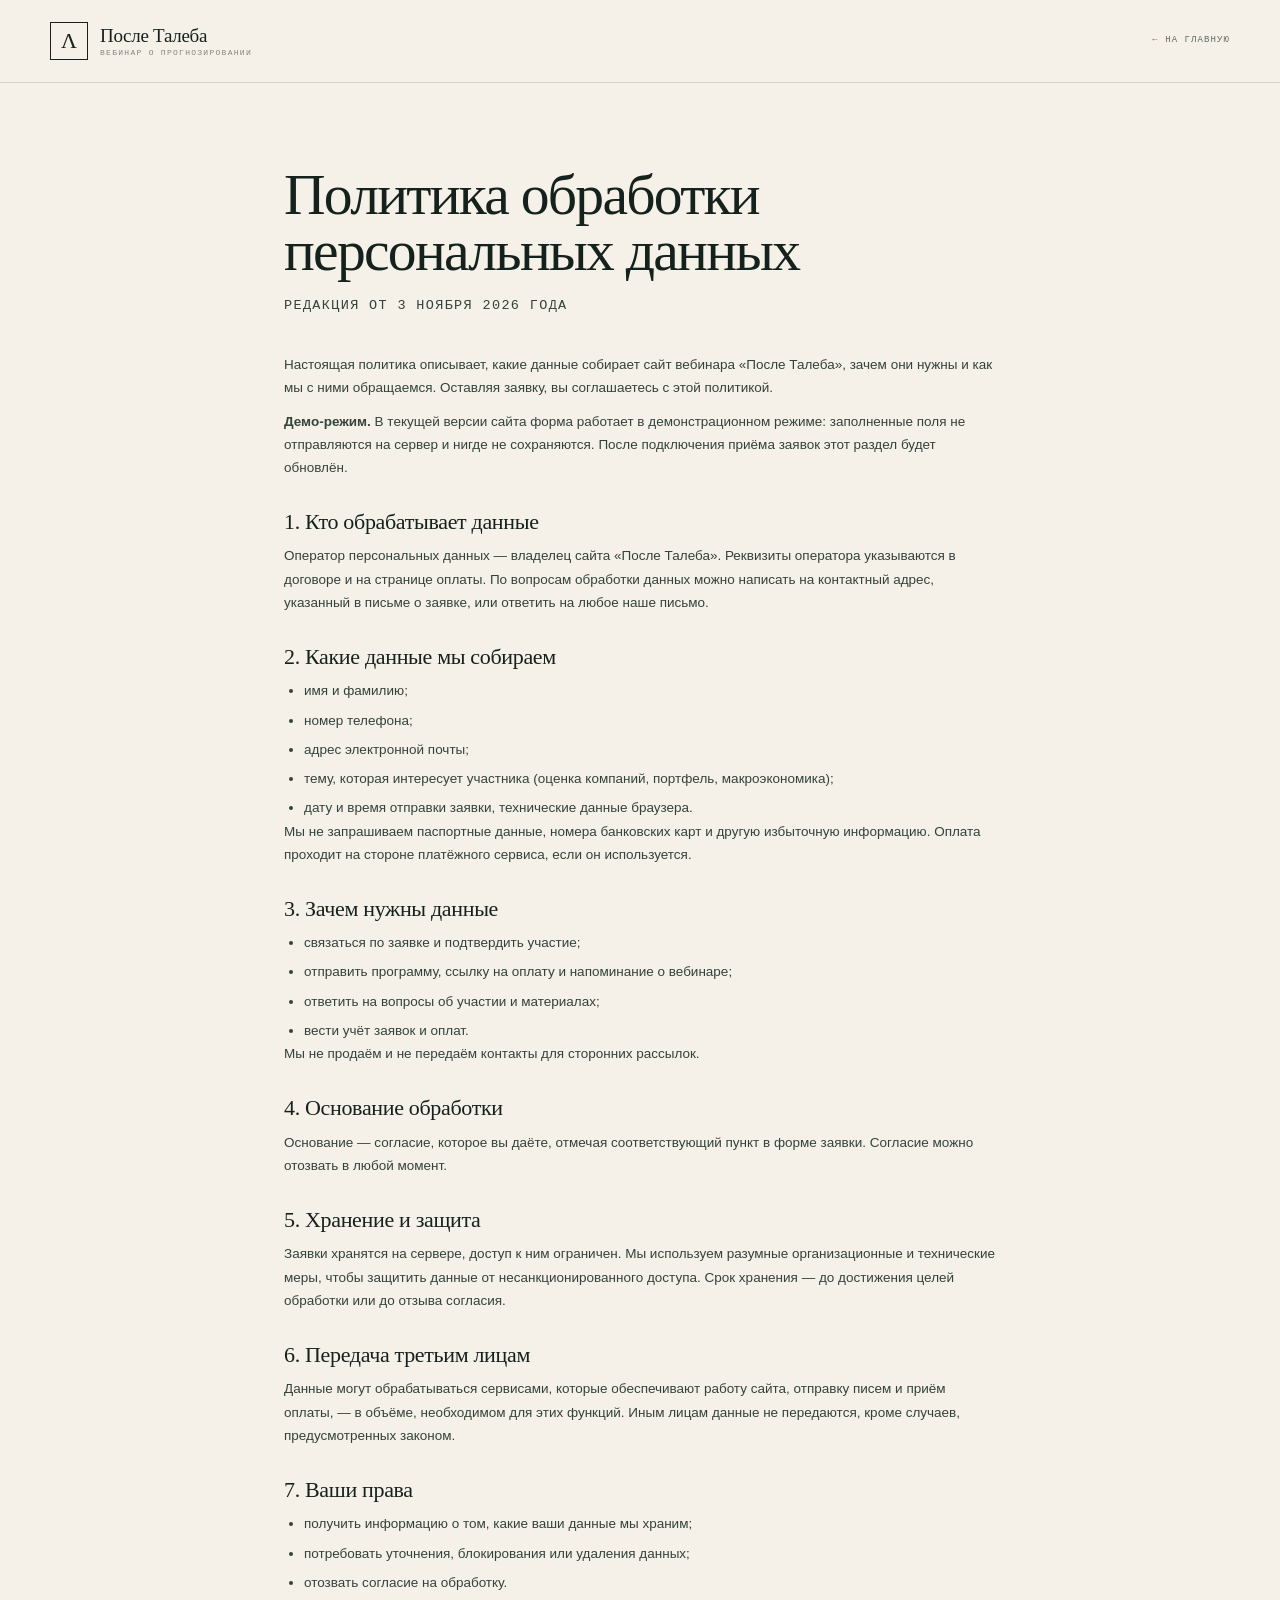
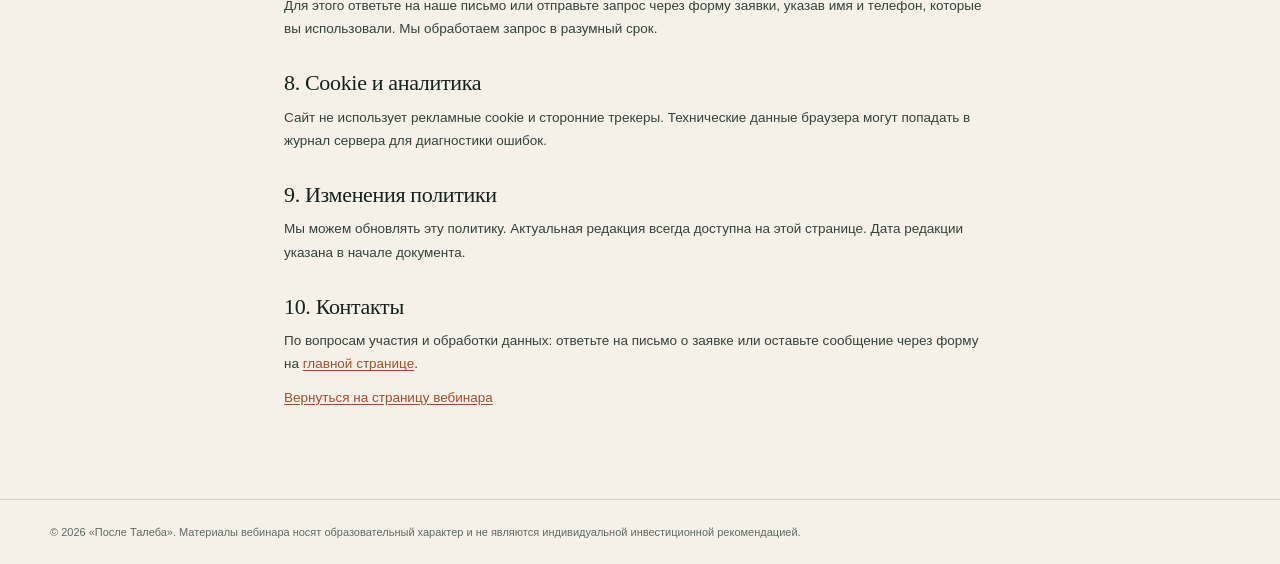
<file: privacy.html>
<!DOCTYPE html>
<html lang="ru">
<head>
<meta charset="utf-8">
<meta name="viewport" content="width=device-width, initial-scale=1">
<title>Политика обработки персональных данных — После Талеба</title>
<meta name="robots" content="noindex">
<meta name="theme-color" content="#F5F1E8">
<link rel="icon" href="assets/favicon.svg" type="image/svg+xml">
<link rel="stylesheet" href="styles.css">
</head>
<body class="legal-page">

<header class="legal-header">
  <div class="wrap">
    <a class="brand" href="index.html" aria-label="После Талеба — на главную">
      <span class="brand-mark" aria-hidden="true">Λ</span>
      <span class="brand-text">
        <span class="brand-name">После Талеба</span>
        <span class="brand-sub">вебинар о прогнозировании</span>
      </span>
    </a>
    <a class="legal-back" href="index.html">← На главную</a>
  </div>
</header>

<main class="legal-main">
  <h1>Политика обработки персональных данных</h1>
  <p class="legal-meta">Редакция от 3 ноября 2026 года</p>

  <p>Настоящая политика описывает, какие данные собирает сайт вебинара «После Талеба», зачем они нужны и как мы с ними обращаемся. Оставляя заявку, вы соглашаетесь с этой политикой.</p>

  <p><strong>Демо-режим.</strong> В текущей версии сайта форма работает в демонстрационном режиме: заполненные поля не отправляются на сервер и нигде не сохраняются. После подключения приёма заявок этот раздел будет обновлён.</p>

  <h2>1. Кто обрабатывает данные</h2>
  <p>Оператор персональных данных — владелец сайта «После Талеба». Реквизиты оператора указываются в договоре и на странице оплаты. По вопросам обработки данных можно написать на контактный адрес, указанный в письме о заявке, или ответить на любое наше письмо.</p>

  <h2>2. Какие данные мы собираем</h2>
  <ul>
    <li>имя и фамилию;</li>
    <li>номер телефона;</li>
    <li>адрес электронной почты;</li>
    <li>тему, которая интересует участника (оценка компаний, портфель, макроэкономика);</li>
    <li>дату и время отправки заявки, технические данные браузера.</li>
  </ul>
  <p>Мы не запрашиваем паспортные данные, номера банковских карт и другую избыточную информацию. Оплата проходит на стороне платёжного сервиса, если он используется.</p>

  <h2>3. Зачем нужны данные</h2>
  <ul>
    <li>связаться по заявке и подтвердить участие;</li>
    <li>отправить программу, ссылку на оплату и напоминание о вебинаре;</li>
    <li>ответить на вопросы об участии и материалах;</li>
    <li>вести учёт заявок и оплат.</li>
  </ul>
  <p>Мы не продаём и не передаём контакты для сторонних рассылок.</p>

  <h2>4. Основание обработки</h2>
  <p>Основание — согласие, которое вы даёте, отмечая соответствующий пункт в форме заявки. Согласие можно отозвать в любой момент.</p>

  <h2>5. Хранение и защита</h2>
  <p>Заявки хранятся на сервере, доступ к ним ограничен. Мы используем разумные организационные и технические меры, чтобы защитить данные от несанкционированного доступа. Срок хранения — до достижения целей обработки или до отзыва согласия.</p>

  <h2>6. Передача третьим лицам</h2>
  <p>Данные могут обрабатываться сервисами, которые обеспечивают работу сайта, отправку писем и приём оплаты, — в объёме, необходимом для этих функций. Иным лицам данные не передаются, кроме случаев, предусмотренных законом.</p>

  <h2>7. Ваши права</h2>
  <ul>
    <li>получить информацию о том, какие ваши данные мы храним;</li>
    <li>потребовать уточнения, блокирования или удаления данных;</li>
    <li>отозвать согласие на обработку.</li>
  </ul>
  <p>Для этого ответьте на наше письмо или отправьте запрос через форму заявки, указав имя и телефон, которые вы использовали. Мы обработаем запрос в разумный срок.</p>

  <h2>8. Cookie и аналитика</h2>
  <p>Сайт не использует рекламные cookie и сторонние трекеры. Технические данные браузера могут попадать в журнал сервера для диагностики ошибок.</p>

  <h2>9. Изменения политики</h2>
  <p>Мы можем обновлять эту политику. Актуальная редакция всегда доступна на этой странице. Дата редакции указана в начале документа.</p>

  <h2>10. Контакты</h2>
  <p>По вопросам участия и обработки данных: ответьте на письмо о заявке или оставьте сообщение через форму на <a href="/#register">главной странице</a>.</p>

  <p><a href="index.html">Вернуться на страницу вебинара</a></p>
</main>

<footer class="legal-footer">
  <div class="wrap">
    <p>© 2026 «После Талеба». Материалы вебинара носят образовательный характер и не являются индивидуальной инвестиционной рекомендацией.</p>
  </div>
</footer>

</body>
</html>
</file>
<file: styles.css>
/* ============================================================
   После Талеба — вебинар о прогнозировании
   Визуальная система: тёплая бумага, глубокий зелёный, медь.
   ============================================================ */

:root {
  --paper: #f5f1e8;
  --paper-2: #ece6d9;
  --paper-3: #fbf8f1;
  --ink: #15211c;
  --ink-soft: #33423b;
  --muted: #5e6b64;
  --muted-2: #7d877f;
  --line: rgba(21, 33, 28, .14);
  --line-strong: rgba(21, 33, 28, .26);
  --accent: #a34e2b;
  --accent-deep: #83391c;
  --accent-light: #d9936c;
  --accent-soft: rgba(163, 78, 43, .10);
  --dark: #101b17;
  --dark-2: #16241f;
  --cream: #f3eddf;
  --cream-muted: rgba(243, 237, 223, .64);
  --font-serif: "Iowan Old Style", "Palatino Linotype", "Book Antiqua", Palatino, Georgia, "Times New Roman", serif;
  --font-sans: "Inter", "SF Pro Text", -apple-system, BlinkMacSystemFont, "Segoe UI", Roboto, "Helvetica Neue", Arial, sans-serif;
  --font-mono: "SF Mono", "JetBrains Mono", "Roboto Mono", Menlo, Consolas, monospace;
  --wrap: 1180px;
  --radius: 3px;
}

*,
*::before,
*::after { box-sizing: border-box; }

[hidden] { display: none !important; }

html {
  scroll-behavior: smooth;
  -webkit-text-size-adjust: 100%;
}

body {
  margin: 0;
  background-color: var(--paper);
  background-image:
    radial-gradient(1100px 700px at 88% -12%, rgba(196, 116, 74, .10), transparent 62%),
    radial-gradient(900px 620px at -12% 22%, rgba(21, 33, 28, .05), transparent 58%),
    url("data:image/svg+xml,%3Csvg xmlns='http://www.w3.org/2000/svg' width='160' height='160'%3E%3Cfilter id='n'%3E%3CfeTurbulence type='fractalNoise' baseFrequency='0.8' numOctaves='2' stitchTiles='stitch'/%3E%3C/filter%3E%3Crect width='160' height='160' filter='url(%23n)' opacity='0.028'/%3E%3C/svg%3E");
  color: var(--ink);
  font-family: var(--font-sans);
  font-size: 16px;
  line-height: 1.5;
  -webkit-font-smoothing: antialiased;
  text-rendering: optimizeLegibility;
}

body.menu-open { overflow: hidden; }

::selection {
  background: var(--accent);
  color: var(--cream);
}

a { color: inherit; text-decoration: none; }

button,
input,
select,
textarea { font: inherit; color: inherit; }

button { cursor: pointer; }

img,
svg { display: block; max-width: 100%; }

ul,
ol,
dl,
dd,
figure,
blockquote { margin: 0; padding: 0; }

h1,
h2,
h3,
p { margin: 0; }

h1,
h2,
h3 {
  font-family: var(--font-serif);
  font-weight: 400;
  text-wrap: balance;
}

:focus-visible {
  outline: 2px solid var(--accent);
  outline-offset: 4px;
}

.wrap {
  width: min(var(--wrap), calc(100% - 48px));
  margin-inline: auto;
}

.mono {
  font-family: var(--font-mono);
  font-size: 10px;
  letter-spacing: .14em;
  text-transform: uppercase;
}

/* ---------------------------------------------------------- progress */

.progress {
  position: fixed;
  inset: 0 auto auto 0;
  z-index: 200;
  width: 0;
  height: 2px;
  background: var(--accent);
  pointer-events: none;
}

/* ------------------------------------------------------------- header */

.site-header {
  position: sticky;
  top: 0;
  z-index: 100;
  background: rgba(245, 241, 232, .84);
  -webkit-backdrop-filter: blur(16px) saturate(140%);
  backdrop-filter: blur(16px) saturate(140%);
  border-bottom: 1px solid transparent;
  transition: border-color .25s ease, background .25s ease;
}

.site-header.is-scrolled {
  background: rgba(245, 241, 232, .94);
  border-bottom-color: var(--line);
}

.nav-inner {
  display: flex;
  align-items: center;
  min-height: 78px;
  gap: 20px;
}

.brand {
  display: inline-flex;
  align-items: center;
  gap: 12px;
  flex: none;
}

.brand-mark {
  display: grid;
  place-items: center;
  width: 38px;
  height: 38px;
  border: 1px solid var(--ink);
  font-family: var(--font-serif);
  font-size: 22px;
  line-height: 1;
  color: var(--ink);
  transition: border-color .2s ease, color .2s ease;
}

.brand:hover .brand-mark {
  border-color: var(--accent);
  color: var(--accent);
}

.brand-text { display: flex; flex-direction: column; gap: 4px; }

.brand-name {
  font-family: var(--font-serif);
  font-size: 19px;
  letter-spacing: -.015em;
  line-height: 1;
}

.brand-sub {
  font-family: var(--font-mono);
  font-size: 8px;
  letter-spacing: .16em;
  text-transform: uppercase;
  color: var(--muted-2);
  line-height: 1;
}

.nav {
  display: flex;
  align-items: center;
  gap: clamp(18px, 2.4vw, 30px);
  margin-left: clamp(18px, 3.4vw, 48px);
}

.nav a {
  position: relative;
  font-size: 12.5px;
  font-weight: 500;
  color: var(--ink-soft);
  padding: 6px 0;
  transition: color .2s ease;
}

.nav a::after {
  content: "";
  position: absolute;
  left: 0;
  bottom: 0;
  width: 100%;
  height: 1px;
  background: var(--accent);
  transform: scaleX(0);
  transform-origin: left;
  transition: transform .25s ease;
}

.nav a:hover { color: var(--ink); }
.nav a:hover::after { transform: scaleX(1); }

.nav-actions {
  display: flex;
  align-items: center;
  gap: 10px;
  margin-left: auto;
}

/* ------------------------------------------------------------- buttons */

.btn {
  display: inline-flex;
  align-items: center;
  justify-content: center;
  gap: 12px;
  min-height: 48px;
  padding: 0 22px;
  border: 1px solid transparent;
  border-radius: var(--radius);
  font-family: var(--font-sans);
  font-size: 13.5px;
  font-weight: 600;
  letter-spacing: .005em;
  line-height: 1.2;
  text-align: center;
  white-space: nowrap;
  transition: background .2s ease, color .2s ease, border-color .2s ease, transform .2s ease, box-shadow .2s ease;
}

.btn:hover { transform: translateY(-1px); }
.btn:active { transform: translateY(0); }

.btn-primary {
  background: var(--accent);
  border-color: var(--accent);
  color: var(--cream);
}

.btn-primary:hover {
  background: var(--accent-deep);
  border-color: var(--accent-deep);
  box-shadow: 0 10px 26px rgba(131, 57, 28, .22);
}

.btn-light {
  background: var(--cream);
  border-color: var(--cream);
  color: var(--ink);
}

.btn-light:hover {
  background: #fffaf0;
  border-color: #fffaf0;
  box-shadow: 0 10px 30px rgba(0, 0, 0, .18);
}

.btn-ghost {
  background: transparent;
  border-color: var(--line-strong);
  color: var(--ink);
}

.btn-ghost:hover { background: rgba(21, 33, 28, .05); }

.btn-nav {
  min-height: 40px;
  padding: 0 16px;
  font-size: 12px;
}

.btn-hero {
  min-height: 56px;
  padding: 0 22px;
  font-size: 14px;
}

.btn-price {
  padding-left: 18px;
  border-left: 1px solid rgba(243, 237, 223, .36);
  font-weight: 500;
  font-variant-numeric: tabular-nums;
  white-space: nowrap;
}

.btn-wide { width: 100%; }

.link-arrow {
  display: inline-flex;
  align-items: center;
  gap: 8px;
  padding-bottom: 4px;
  border-bottom: 1px solid var(--line-strong);
  font-size: 12.5px;
  font-weight: 600;
  color: var(--ink-soft);
  transition: color .2s ease, border-color .2s ease, gap .2s ease;
}

.link-arrow:hover {
  gap: 12px;
  color: var(--accent);
  border-color: var(--accent);
}

/* ------------------------------------------------------------- eyebrow */

.eyebrow {
  display: flex;
  align-items: center;
  gap: 10px;
  margin-bottom: 18px;
  font-family: var(--font-mono);
  font-size: 9.5px;
  font-weight: 500;
  letter-spacing: .18em;
  line-height: 1.4;
  text-transform: uppercase;
  color: var(--accent);
}

.eyebrow::before {
  content: "";
  flex: none;
  width: 26px;
  height: 1px;
  background: currentColor;
  opacity: .65;
}

.eyebrow-live::before { display: none; }

.live-dot {
  width: 6px;
  height: 6px;
  border-radius: 50%;
  background: var(--accent);
  box-shadow: 0 0 0 0 rgba(163, 78, 43, .45);
  animation: pulse 2.8s infinite;
}

@keyframes pulse {
  0% { box-shadow: 0 0 0 0 rgba(163, 78, 43, .4); }
  70% { box-shadow: 0 0 0 7px rgba(163, 78, 43, 0); }
  100% { box-shadow: 0 0 0 0 rgba(163, 78, 43, 0); }
}

/* --------------------------------------------------------------- hero */

.hero {
  position: relative;
  overflow: clip;
}

.hero-grid {
  display: grid;
  grid-template-columns: minmax(0, 1.06fr) minmax(0, .94fr);
  min-width: 0;
  align-items: center;
  gap: clamp(38px, 5.5vw, 84px);
  padding-top: clamp(48px, 6.5vw, 86px);
  padding-bottom: clamp(52px, 7vw, 92px);
}

.hero-copy { max-width: 660px; min-width: 0; }

.hero h1 {
  margin: 0 0 clamp(24px, 3vw, 34px);
  font-size: clamp(3.15rem, 6.55vw, 6.05rem);
  line-height: .91;
  letter-spacing: -.037em;
}

.hero h1 > span { display: block; min-width: 0; }

.hero h1 em {
  font-style: italic;
  font-weight: 400;
  color: var(--ink-soft);
  letter-spacing: -.03em;
}

.hero h1 .accent-line {
  color: var(--accent);
  font-style: italic;
}

.hero-lead {
  max-width: 51ch;
  margin-bottom: clamp(28px, 3.4vw, 38px);
  font-size: clamp(15px, 1.3vw, 16.5px);
  line-height: 1.68;
  color: var(--muted);
}

.hero-actions {
  display: flex;
  align-items: center;
  flex-wrap: wrap;
  gap: 18px 26px;
}

.price-note {
  display: flex;
  align-items: baseline;
  flex-wrap: wrap;
  gap: 6px 12px;
  margin-top: 20px;
  font-size: 12px;
  line-height: 1.5;
  color: var(--muted);
}

.price-note s {
  color: var(--muted-2);
  text-decoration-thickness: 1px;
}

.price-note b {
  color: var(--ink);
  font-weight: 600;
  font-variant-numeric: tabular-nums;
}

.hero-facts {
  display: flex;
  align-items: center;
  flex-wrap: wrap;
  gap: 10px 22px;
  margin-top: clamp(30px, 4vw, 42px);
  padding-top: 18px;
  border-top: 1px solid var(--line);
  list-style: none;
  font-family: var(--font-mono);
  font-size: 9px;
  letter-spacing: .13em;
  text-transform: uppercase;
  color: var(--muted);
}

.hero-facts li { display: inline-flex; align-items: center; gap: 10px; }
.nowrap { white-space: nowrap; }

.hero-facts li + li::before {
  content: "";
  width: 3px;
  height: 3px;
  background: var(--accent);
  opacity: .7;
}

/* ---------------------------------------------------------- hero chart */

.hero-visual {
  position: relative;
  width: 100%;
  max-width: 520px;
  min-width: 0;
  justify-self: end;
}

.chart-card {
  position: relative;
  overflow: hidden;
  padding: clamp(22px, 2.4vw, 28px);
  background: var(--dark);
  border-top: 2px solid var(--accent);
  border-radius: var(--radius);
  box-shadow: 0 34px 80px rgba(16, 27, 23, .22);
  color: var(--cream);
}

.chart-card::before,
.chart-card::after {
  content: "";
  position: absolute;
  width: 9px;
  height: 9px;
  border-color: rgba(243, 237, 223, .28);
  pointer-events: none;
}

.chart-card::before {
  top: 10px;
  left: 10px;
  border-top: 1px solid;
  border-left: 1px solid;
}

.chart-card::after {
  right: 10px;
  bottom: 10px;
  border-right: 1px solid;
  border-bottom: 1px solid;
}

.chart-head {
  display: flex;
  justify-content: space-between;
  gap: 16px;
  margin-bottom: 14px;
  font-family: var(--font-mono);
  font-size: 8.5px;
  letter-spacing: .15em;
  text-transform: uppercase;
  color: rgba(243, 237, 223, .46);
}

.chart {
  width: 100%;
  height: auto;
  overflow: visible;
}

.chart-grid line {
  stroke: rgba(243, 237, 223, .09);
  stroke-width: 1;
}

.chart-tail {
  fill: rgba(196, 116, 74, .16);
  opacity: 0;
  animation: fade-in .9s 1.15s ease forwards;
}

.chart-line {
  fill: none;
  stroke-linecap: round;
}

.chart-line-muted {
  stroke: rgba(243, 237, 223, .34);
  stroke-width: 1.4;
  stroke-dasharray: 4 6;
  opacity: 0;
  animation: fade-in 1s .5s ease forwards;
}

.chart-line-accent {
  stroke: var(--accent-light);
  stroke-width: 2.2;
  stroke-dasharray: 1;
  stroke-dashoffset: 1;
  animation: draw-line 1.9s .35s cubic-bezier(.4, 0, .2, 1) forwards;
}

.chart-marker-line {
  stroke: rgba(217, 147, 108, .52);
  stroke-width: 1;
  stroke-dasharray: 2 4;
}

.chart-marker-dot {
  fill: var(--accent-light);
  stroke: var(--dark);
  stroke-width: 1.5;
}

.chart-label,
.chart-axis {
  font-family: var(--font-mono);
  letter-spacing: .05em;
}

.chart-label {
  fill: rgba(243, 237, 223, .55);
  font-size: 8.5px;
}

.chart-axis {
  fill: rgba(243, 237, 223, .32);
  font-size: 8px;
}

@keyframes draw-line { to { stroke-dashoffset: 0; } }
@keyframes fade-in { to { opacity: 1; } }

.chart-legend {
  display: flex;
  flex-wrap: wrap;
  gap: 8px 18px;
  margin-top: 4px;
  padding-bottom: 16px;
  font-family: var(--font-mono);
  font-size: 8px;
  letter-spacing: .08em;
  text-transform: uppercase;
  color: rgba(243, 237, 223, .5);
}

.chart-legend span { display: inline-flex; align-items: center; }

.legend-line {
  display: inline-block;
  width: 20px;
  height: 1px;
  margin-right: 8px;
}

.legend-muted { border-top: 1px dashed rgba(243, 237, 223, .5); }
.legend-accent { background: var(--accent-light); }

.chart-caption {
  padding-top: 18px;
  border-top: 1px solid rgba(243, 237, 223, .14);
}

.chart-idea {
  margin-bottom: 10px;
  font-family: var(--font-serif);
  font-size: clamp(26px, 2.4vw, 31px);
  line-height: 1.02;
  letter-spacing: -.02em;
  color: var(--cream);
}

.chart-note {
  max-width: 35ch;
  font-size: 11.5px;
  line-height: 1.55;
  color: rgba(243, 237, 223, .52);
}

/* -------------------------------------------------------------- books */

.books {
  background: var(--dark);
  color: var(--cream);
}

.books-inner {
  display: flex;
  align-items: center;
  justify-content: space-between;
  gap: 18px 30px;
  flex-wrap: wrap;
  padding: 17px 0;
}

.books-label {
  font-family: var(--font-mono);
  font-size: 8.5px;
  letter-spacing: .16em;
  text-transform: uppercase;
  color: var(--accent-light);
}

.books-list {
  display: flex;
  align-items: center;
  flex-wrap: wrap;
  gap: 5px 0;
  font-family: var(--font-serif);
  font-size: 14px;
  font-style: italic;
  color: rgba(243, 237, 223, .76);
}

.books-list span { display: inline-flex; align-items: center; }

.books-list span + span::before {
  content: "·";
  margin: 0 12px;
  font-style: normal;
  color: rgba(243, 237, 223, .3);
}

.books-author {
  font-family: var(--font-mono);
  font-size: 8.5px;
  letter-spacing: .14em;
  text-transform: uppercase;
  color: rgba(243, 237, 223, .34);
}

/* ------------------------------------------------------------ sections */

.section {
  position: relative;
  padding: clamp(76px, 9.5vw, 130px) 0;
  scroll-margin-top: 92px;
}

section[id] { scroll-margin-top: 92px; }

.section-head {
  display: grid;
  grid-template-columns: minmax(0, 1.08fr) minmax(0, .92fr);
  align-items: end;
  gap: clamp(30px, 5vw, 70px);
  margin-bottom: clamp(38px, 5.5vw, 62px);
}

.section h2 {
  font-size: clamp(2.3rem, 4.25vw, 3.95rem);
  line-height: .99;
  letter-spacing: -.032em;
  max-width: 17ch;
}

.section-lead {
  max-width: 46ch;
  justify-self: end;
  margin-bottom: 2px;
  font-size: clamp(14.5px, 1.25vw, 15.5px);
  line-height: 1.68;
  color: var(--muted);
}

/* ---------------------------------------------------------------- why */

.why { background: var(--paper); }

.why-cards {
  display: grid;
  grid-template-columns: repeat(3, minmax(0, 1fr));
  border-top: 1px solid var(--line-strong);
}

.why-card {
  padding: 28px 30px 6px 0;
  border-right: 1px solid var(--line);
}

.why-card + .why-card { padding-left: clamp(22px, 2.8vw, 34px); }
.why-card:last-child { border-right: 0; padding-right: 0; }

.why-card .num {
  display: block;
  margin-bottom: clamp(28px, 4vw, 44px);
  font-family: var(--font-mono);
  font-size: 10px;
  letter-spacing: .12em;
  color: var(--accent);
}

.why-card h3 {
  margin-bottom: 12px;
  font-size: clamp(20px, 1.9vw, 24px);
  line-height: 1.12;
  letter-spacing: -.018em;
}

.why-card p {
  font-size: 14px;
  line-height: 1.68;
  color: var(--muted);
}

.pullquote {
  max-width: 860px;
  margin-top: clamp(48px, 7.5vw, 88px);
  padding-left: 26px;
  border-left: 2px solid var(--accent);
}

.pullquote p {
  font-family: var(--font-serif);
  font-size: clamp(1.65rem, 3vw, 2.55rem);
  line-height: 1.18;
  letter-spacing: -.022em;
}

/* ------------------------------------------------------------ program */

.program {
  overflow: hidden;
  background: var(--dark);
  color: var(--cream);
}

.program::before {
  content: "";
  position: absolute;
  top: -30%;
  right: -15%;
  width: 70%;
  height: 80%;
  background: radial-gradient(closest-side, rgba(163, 78, 43, .18), transparent 72%);
  pointer-events: none;
}

.program::after {
  content: "";
  position: absolute;
  inset: 0;
  background-image: url("data:image/svg+xml,%3Csvg xmlns='http://www.w3.org/2000/svg' width='160' height='160'%3E%3Cfilter id='n'%3E%3CfeTurbulence type='fractalNoise' baseFrequency='0.8' numOctaves='2' stitchTiles='stitch'/%3E%3C/filter%3E%3Crect width='160' height='160' filter='url(%23n)' opacity='0.035'/%3E%3C/svg%3E");
  opacity: .8;
  pointer-events: none;
}

.program .wrap { position: relative; z-index: 1; }

.program-grid {
  display: grid;
  grid-template-columns: minmax(0, .82fr) minmax(0, 1.18fr);
  gap: clamp(38px, 7vw, 94px);
  align-items: start;
}

.program-head {
  position: sticky;
  top: 108px;
  align-self: start;
}

.program h2 { max-width: 12ch; }

.program .section-lead {
  justify-self: start;
  max-width: 35ch;
  margin-top: 24px;
  color: rgba(243, 237, 223, .6);
}

.program-note {
  max-width: 33ch;
  margin-top: clamp(28px, 4vw, 42px);
  padding-left: 18px;
  border-left: 1px solid rgba(217, 147, 108, .55);
  font-size: 12px;
  line-height: 1.65;
  color: rgba(243, 237, 223, .48);
}

.program-list {
  list-style: none;
  border-top: 1px solid rgba(243, 237, 223, .18);
}

.program-item {
  display: grid;
  grid-template-columns: 40px minmax(0, 1fr) auto;
  gap: 16px;
  padding: 23px 0;
  border-bottom: 1px solid rgba(243, 237, 223, .12);
}

.program-item .num {
  padding-top: 4px;
  font-family: var(--font-mono);
  font-size: 10px;
  letter-spacing: .1em;
  color: var(--accent-light);
}

.program-item h3 {
  margin-bottom: 6px;
  font-size: clamp(20px, 2vw, 25px);
  line-height: 1.1;
  letter-spacing: -.015em;
}

.program-item p {
  max-width: 48ch;
  font-size: 13px;
  line-height: 1.62;
  color: rgba(243, 237, 223, .56);
}

.program-item .dur {
  padding-top: 5px;
  font-family: var(--font-mono);
  font-size: 8.5px;
  letter-spacing: .1em;
  text-transform: uppercase;
  white-space: nowrap;
  color: rgba(243, 237, 223, .38);
}

.program-break {
  display: flex;
  align-items: center;
  justify-content: space-between;
  gap: 16px;
  padding: 12px 0;
  border-bottom: 1px solid rgba(243, 237, 223, .1);
  font-family: var(--font-mono);
  font-size: 8.5px;
  letter-spacing: .14em;
  text-transform: uppercase;
  color: rgba(243, 237, 223, .34);
}

.outcomes {
  display: grid;
  grid-template-columns: repeat(4, minmax(0, 1fr));
  margin-top: clamp(46px, 7vw, 78px);
  border-top: 1px solid rgba(243, 237, 223, .18);
  list-style: none;
}

.outcomes li {
  padding: 20px 24px 0 0;
  border-right: 1px solid rgba(243, 237, 223, .12);
}

.outcomes li + li { padding-left: 22px; }
.outcomes li:last-child { border-right: 0; }

.outcomes .num {
  font-family: var(--font-mono);
  font-size: 8.5px;
  letter-spacing: .12em;
  color: var(--accent-light);
}

.outcomes p {
  margin-top: 16px;
  font-size: 12.5px;
  line-height: 1.52;
  color: rgba(243, 237, 223, .7);
}

/* ----------------------------------------------------------- audience */

.audience {
  background: var(--paper-2);
  border-top: 1px solid var(--line);
  border-bottom: 1px solid var(--line);
}

.audience-cards {
  display: grid;
  grid-template-columns: repeat(3, minmax(0, 1fr));
  gap: 16px;
}

.audience-card {
  display: flex;
  flex-direction: column;
  min-height: 296px;
  padding: clamp(24px, 2.6vw, 30px);
  background: var(--paper-3);
  border: 1px solid var(--line);
  border-radius: var(--radius);
  transition: border-color .25s ease, transform .25s ease, box-shadow .25s ease;
}

.audience-card:hover {
  border-color: var(--line-strong);
  transform: translateY(-2px);
  box-shadow: 0 18px 44px rgba(21, 33, 28, .07);
}

.audience-tags {
  display: flex;
  flex-wrap: wrap;
  gap: 6px;
  margin-bottom: clamp(30px, 4vw, 46px);
}

.tag {
  padding: 4px 7px;
  border: 1px solid var(--line);
  border-radius: 2px;
  font-family: var(--font-mono);
  font-size: 8px;
  letter-spacing: .08em;
  text-transform: uppercase;
  color: var(--muted);
}

.audience-card h3 {
  margin-bottom: 11px;
  font-size: clamp(22px, 2.2vw, 27px);
  line-height: 1.08;
  letter-spacing: -.018em;
}

.audience-card p {
  font-size: 13.5px;
  line-height: 1.65;
  color: var(--muted);
}

.disclaimer-line {
  max-width: 78ch;
  margin-top: 26px;
  padding-left: 16px;
  border-left: 1px solid var(--line-strong);
  font-size: 12px;
  line-height: 1.6;
  color: var(--muted);
}

/* ------------------------------------------------------------- format */

.format-grid {
  display: grid;
  grid-template-columns: minmax(0, 1.05fr) minmax(0, .95fr);
  gap: clamp(38px, 7vw, 94px);
  align-items: start;
}

.format h2 { max-width: 12ch; }

.format .section-lead {
  justify-self: start;
  margin-top: 24px;
  max-width: 46ch;
}

.format-details {
  margin-top: clamp(28px, 4vw, 38px);
  border-top: 1px solid var(--line-strong);
}

.format-row {
  display: grid;
  grid-template-columns: 118px minmax(0, 1fr);
  gap: 20px;
  padding: 15px 0;
  border-bottom: 1px solid var(--line);
}

.format-row dt {
  padding-top: 2px;
  font-family: var(--font-mono);
  font-size: 8.5px;
  letter-spacing: .14em;
  text-transform: uppercase;
  color: var(--accent);
}

.format-row dd {
  font-size: 13.5px;
  line-height: 1.58;
  color: var(--ink-soft);
}

.includes {
  padding: clamp(26px, 3.4vw, 36px);
  background: var(--paper-3);
  border: 1px solid var(--line-strong);
  border-radius: var(--radius);
}

.includes h3 {
  margin-bottom: 24px;
  font-size: clamp(23px, 2.2vw, 27px);
  letter-spacing: -.018em;
}

.includes ul,
.price-side ul {
  display: grid;
  gap: 13px;
  list-style: none;
}

.includes li,
.price-side li {
  display: flex;
  align-items: flex-start;
  gap: 11px;
  font-size: 13px;
  line-height: 1.55;
  color: var(--ink-soft);
}

.check {
  display: grid;
  place-items: center;
  flex: none;
  width: 18px;
  height: 18px;
  margin-top: 1px;
  border: 1px solid var(--accent);
  border-radius: 50%;
  font-size: 9px;
  line-height: 1;
  color: var(--accent);
}

.includes-note {
  margin-top: 24px;
  padding-top: 18px;
  border-top: 1px solid var(--line);
  font-size: 11.5px;
  line-height: 1.55;
  color: var(--muted);
}

/* ------------------------------------------------------------- author */

.author {
  background: #e5decf;
  border-top: 1px solid var(--line);
  border-bottom: 1px solid var(--line);
}

.author-grid {
  display: grid;
  grid-template-columns: 180px minmax(0, 1fr);
  gap: clamp(28px, 6vw, 76px);
  align-items: start;
}

.author-mark {
  position: relative;
  display: grid;
  place-items: center;
  width: 150px;
  height: 190px;
  border: 1px solid var(--line-strong);
  font-family: var(--font-serif);
  font-size: 74px;
  line-height: 1;
  color: var(--accent);
}

.author-mark span {
  position: absolute;
  bottom: 12px;
  left: 0;
  right: 0;
  text-align: center;
  font-family: var(--font-mono);
  font-size: 7.5px;
  letter-spacing: .22em;
  text-transform: uppercase;
  color: var(--muted-2);
}

.author-copy h2 {
  max-width: 13ch;
  font-size: clamp(2.2rem, 4vw, 3.6rem);
  line-height: 1;
  letter-spacing: -.03em;
}

.author-copy p {
  max-width: 64ch;
  margin-top: 20px;
  font-size: 14.5px;
  line-height: 1.7;
  color: var(--ink-soft);
}

.author-copy .slogan {
  max-width: 26ch;
  margin-top: 28px;
  font-family: var(--font-serif);
  font-size: clamp(1.45rem, 2.4vw, 2rem);
  font-style: italic;
  line-height: 1.24;
  letter-spacing: -.015em;
  color: var(--ink);
}

/* ------------------------------------------------------------ pricing */

.price-card {
  display: grid;
  grid-template-columns: minmax(0, 1.12fr) minmax(0, .88fr);
  overflow: hidden;
  background: var(--dark);
  border-top: 2px solid var(--accent);
  border-radius: var(--radius);
  color: var(--cream);
  box-shadow: 0 30px 80px rgba(16, 27, 23, .16);
}

.price-main { padding: clamp(30px, 4.6vw, 54px); }

.price-badge {
  display: inline-flex;
  align-items: center;
  padding: 6px 10px;
  background: var(--accent);
  border-radius: 2px;
  font-family: var(--font-mono);
  font-size: 8.5px;
  letter-spacing: .12em;
  text-transform: uppercase;
  color: var(--cream);
}

.price-badge-regular {
  display: none;
  background: rgba(243, 237, 223, .12);
  color: rgba(243, 237, 223, .8);
}

.price-values {
  display: flex;
  align-items: baseline;
  flex-wrap: wrap;
  gap: 8px 18px;
  margin: 22px 0 4px;
}

.price-old {
  font-family: var(--font-serif);
  font-size: 19px;
  color: rgba(243, 237, 223, .36);
  text-decoration: line-through;
  text-decoration-thickness: 1px;
  font-variant-numeric: tabular-nums;
}

.price-new {
  font-family: var(--font-serif);
  font-size: clamp(3.4rem, 5.8vw, 5.1rem);
  line-height: .86;
  letter-spacing: -.04em;
  font-variant-numeric: tabular-nums;
}

.price-sub {
  margin-top: 10px;
  font-size: 11.5px;
  line-height: 1.5;
  color: rgba(243, 237, 223, .45);
}

.countdown {
  margin: 26px 0 26px;
  padding: 18px 0;
  border-top: 1px solid rgba(243, 237, 223, .14);
  border-bottom: 1px solid rgba(243, 237, 223, .14);
}

.countdown-label {
  margin-bottom: 11px;
  font-family: var(--font-mono);
  font-size: 8.5px;
  letter-spacing: .14em;
  text-transform: uppercase;
  color: rgba(243, 237, 223, .44);
}

.timer {
  display: flex;
  gap: 8px;
  flex-wrap: wrap;
}

.timer-cell {
  flex: 1 1 58px;
  min-width: 58px;
  padding: 8px 6px 7px;
  border: 1px solid rgba(243, 237, 223, .17);
  text-align: center;
}

.timer-num {
  display: block;
  font-family: var(--font-serif);
  font-size: clamp(26px, 2.7vw, 32px);
  line-height: 1;
  font-variant-numeric: tabular-nums;
  color: var(--cream);
}

.timer-cap {
  display: block;
  margin-top: 6px;
  font-family: var(--font-mono);
  font-size: 7.5px;
  letter-spacing: .12em;
  text-transform: uppercase;
  color: rgba(243, 237, 223, .38);
}

.countdown-expired {
  display: none;
  padding: 8px 0;
  font-size: 12.5px;
  line-height: 1.5;
  color: rgba(243, 237, 223, .7);
}

.price-micro {
  margin-top: 14px;
  font-size: 11px;
  line-height: 1.6;
  color: rgba(243, 237, 223, .42);
}

.price-side {
  display: flex;
  flex-direction: column;
  justify-content: center;
  padding: clamp(30px, 4.6vw, 54px);
  background: rgba(255, 255, 255, .025);
  border-left: 1px solid rgba(243, 237, 223, .14);
}

.price-side h3 {
  margin-bottom: 22px;
  font-size: clamp(22px, 2.2vw, 26px);
  letter-spacing: -.018em;
}

.price-side li { color: rgba(243, 237, 223, .74); }

.check-light {
  border-color: rgba(217, 147, 108, .7);
  color: var(--accent-light);
}

.price-side-note {
  margin-top: 28px;
  padding-top: 18px;
  border-top: 1px solid rgba(243, 237, 223, .14);
  font-size: 11.5px;
  line-height: 1.6;
  color: rgba(243, 237, 223, .44);
}

/* ----------------------------------------------------------- register */

.register {
  overflow: hidden;
  background: var(--dark);
  color: var(--cream);
}

.register::before {
  content: "";
  position: absolute;
  left: -10%;
  bottom: -30%;
  width: 60%;
  height: 80%;
  background: radial-gradient(closest-side, rgba(163, 78, 43, .16), transparent 70%);
  pointer-events: none;
}

.register .wrap { position: relative; z-index: 1; }

.register-grid {
  display: grid;
  grid-template-columns: minmax(0, .88fr) minmax(0, 1.12fr);
  gap: clamp(36px, 7vw, 86px);
  align-items: start;
}

.register h2 {
  max-width: 14ch;
  color: var(--cream);
}

.register .section-lead {
  justify-self: start;
  max-width: 38ch;
  margin-top: 22px;
  color: rgba(243, 237, 223, .62);
}

.steps {
  display: grid;
  gap: 20px;
  max-width: 410px;
  margin-top: clamp(30px, 4.5vw, 42px);
  list-style: none;
}

.steps li {
  display: grid;
  grid-template-columns: 30px minmax(0, 1fr);
  gap: 13px;
}

.step-num {
  padding-top: 5px;
  border-top: 1px solid rgba(243, 237, 223, .3);
  font-family: var(--font-mono);
  font-size: 8.5px;
  letter-spacing: .12em;
  color: var(--accent-light);
}

.steps h3 {
  margin-bottom: 3px;
  font-family: var(--font-sans);
  font-size: 13.5px;
  font-weight: 600;
  letter-spacing: 0;
  line-height: 1.4;
}

.steps p {
  font-size: 12px;
  line-height: 1.5;
  color: rgba(243, 237, 223, .48);
}

.register-note {
  max-width: 37ch;
  margin-top: 32px;
  font-size: 11px;
  line-height: 1.6;
  color: rgba(243, 237, 223, .35);
}

.form-card {
  padding: clamp(26px, 3.8vw, 42px);
  background: var(--paper-3);
  border-radius: var(--radius);
  box-shadow: 0 36px 90px rgba(0, 0, 0, .28);
  color: var(--ink);
}

.form-head h3 {
  margin-bottom: 5px;
  font-size: clamp(25px, 2.6vw, 31px);
  letter-spacing: -.02em;
}

.form-head p {
  font-size: 11.5px;
  color: var(--muted-2);
}

.field { display: block; margin-top: 17px; }

.field-label {
  display: block;
  margin-bottom: 6px;
  font-size: 10.5px;
  font-weight: 600;
  letter-spacing: .045em;
  text-transform: uppercase;
  color: var(--ink-soft);
}

.field-label b {
  color: var(--accent);
  font-weight: 600;
}

.field input,
.field select {
  width: 100%;
  height: 48px;
  padding: 0 13px;
  background: #fffcf6;
  border: 1px solid #d3cbbb;
  border-radius: 2px;
  font-size: 14px;
  color: var(--ink);
  outline: none;
  transition: border-color .18s ease, box-shadow .18s ease, background .18s ease;
}

.field input::placeholder { color: #9a9a8e; }

.field input:hover,
.field select:hover { border-color: #bdb3a1; }

.field input:focus,
.field select:focus {
  border-color: var(--accent);
  background: #fffdf8;
  box-shadow: 0 0 0 3px rgba(163, 78, 43, .1);
}

.field input[aria-invalid="true"],
.field select[aria-invalid="true"] {
  border-color: #a33a22;
  box-shadow: 0 0 0 3px rgba(163, 58, 34, .08);
}

.field select {
  appearance: none;
  -webkit-appearance: none;
  padding-right: 38px;
  background-image: url("data:image/svg+xml,%3Csvg xmlns='http://www.w3.org/2000/svg' width='12' height='8'%3E%3Cpath d='M1 1l5 5 5-5' fill='none' stroke='%235E6B64' stroke-width='1.4'/%3E%3C/svg%3E");
  background-repeat: no-repeat;
  background-position: right 14px center;
  cursor: pointer;
}

.field-row {
  display: grid;
  grid-template-columns: 1fr 1fr;
  gap: 13px;
}

.field-error {
  display: block;
  margin-top: 4px;
  font-size: 10.5px;
  line-height: 1.4;
  color: #a33a22;
}

.field-error:empty { display: none; }

.field-error-consent { margin-top: 5px; }

.hp {
  position: absolute;
  left: -9999px;
  width: 1px;
  height: 1px;
  overflow: hidden;
}

.consent {
  display: flex;
  align-items: flex-start;
  gap: 9px;
  margin-top: 19px;
  font-size: 11.5px;
  line-height: 1.55;
  color: var(--muted);
  cursor: pointer;
}

.consent input {
  flex: none;
  width: 16px;
  height: 16px;
  margin: 1px 0 0;
  accent-color: var(--accent);
  cursor: pointer;
}

.consent a {
  text-decoration: underline;
  text-decoration-color: rgba(163, 78, 43, .45);
  text-underline-offset: 2px;
  color: var(--ink-soft);
}

.consent a:hover { color: var(--accent); }

.form-error {
  margin-top: 15px;
  padding: 10px 12px;
  background: rgba(163, 58, 34, .08);
  border-left: 2px solid #a33a22;
  font-size: 12px;
  line-height: 1.5;
  color: #7d2c1a;
}

.btn-submit {
  width: 100%;
  min-height: 54px;
  margin-top: 16px;
}

.btn-submit[disabled] {
  opacity: .65;
  cursor: wait;
  transform: none;
}

.form-note {
  margin-top: 10px;
  font-size: 10px;
  line-height: 1.5;
  text-align: center;
  color: var(--muted-2);
}

.form-demo {
  margin-top: 10px;
  padding: 9px 11px;
  background: rgba(163, 78, 43, .07);
  border-left: 2px solid var(--accent);
  font-size: 10.5px;
  line-height: 1.5;
  color: var(--muted);
}

.form-success { padding: 6px 0; }

.success-mark {
  display: grid;
  place-items: center;
  width: 50px;
  height: 50px;
  margin-bottom: 22px;
  border: 1px solid var(--accent);
  border-radius: 50%;
  font-size: 18px;
  color: var(--accent);
}

.form-success h3 {
  margin-bottom: 14px;
  font-size: clamp(30px, 3.4vw, 40px);
  line-height: 1.04;
  letter-spacing: -.025em;
}

.form-success p {
  max-width: 42ch;
  font-size: 13.5px;
  line-height: 1.65;
  color: var(--muted);
}

.form-success strong {
  color: var(--ink);
  font-weight: 600;
  font-variant-numeric: tabular-nums;
}

.form-success .success-note {
  margin-top: 18px;
  padding-top: 16px;
  border-top: 1px solid var(--line);
  font-size: 11.5px;
  color: var(--muted-2);
}

.success-demo {
  margin-top: 16px;
  padding: 12px 14px;
  background: rgba(163, 78, 43, .07);
  border-left: 2px solid var(--accent);
  font-size: 12px;
  line-height: 1.6;
  color: var(--ink-soft);
}

/* ---------------------------------------------------------------- faq */

.faq-grid {
  display: grid;
  grid-template-columns: minmax(0, .72fr) minmax(0, 1.28fr);
  gap: clamp(36px, 7vw, 94px);
  align-items: start;
}

.faq-head {
  position: sticky;
  top: 108px;
  align-self: start;
}

.faq h2 { max-width: 11ch; }

.faq .section-lead {
  justify-self: start;
  margin-top: 22px;
  max-width: 32ch;
}

.faq-list { border-top: 1px solid var(--line-strong); }

.faq-item { border-bottom: 1px solid var(--line); }

.faq-item summary {
  display: flex;
  align-items: flex-start;
  justify-content: space-between;
  gap: 22px;
  padding: 21px 0;
  list-style: none;
  cursor: pointer;
  font-size: 15px;
  font-weight: 500;
  line-height: 1.45;
  color: var(--ink);
  transition: color .2s ease;
}

.faq-item summary::-webkit-details-marker { display: none; }
.faq-item summary:hover { color: var(--accent); }
.faq-item[open] summary { color: var(--accent); }

.faq-icon {
  position: relative;
  flex: none;
  width: 16px;
  height: 16px;
  margin-top: 2px;
}

.faq-icon::before,
.faq-icon::after {
  content: "";
  position: absolute;
  top: 50%;
  left: 0;
  width: 100%;
  height: 1px;
  background: currentColor;
  transition: transform .25s ease;
}

.faq-icon::after { transform: rotate(90deg); }
.faq-item[open] .faq-icon::after { transform: rotate(0); }

.faq-answer {
  max-width: 62ch;
  padding: 0 38px 22px 0;
}

.faq-answer p {
  font-size: 13.5px;
  line-height: 1.7;
  color: var(--muted);
}

/* -------------------------------------------------------------- final */

.final {
  padding: clamp(58px, 8.5vw, 100px) 0;
  background: var(--accent);
  color: var(--cream);
}

.final-inner {
  display: grid;
  grid-template-columns: minmax(0, 1.35fr) minmax(0, .65fr);
  align-items: end;
  gap: clamp(30px, 6vw, 74px);
}

.eyebrow-light { color: rgba(243, 237, 223, .8); }

.final h2 {
  max-width: 17ch;
  font-size: clamp(2.4rem, 5vw, 4.7rem);
  line-height: .98;
  letter-spacing: -.035em;
}

.final-action { max-width: 330px; justify-self: end; }

.final-action > p:first-child {
  margin-bottom: 20px;
  font-size: 13.5px;
  line-height: 1.6;
  color: rgba(243, 237, 223, .82);
}

.final-price {
  margin-top: 12px;
  font-family: var(--font-mono);
  font-size: 9px;
  letter-spacing: .1em;
  text-transform: uppercase;
  color: rgba(243, 237, 223, .62);
}

/* ------------------------------------------------------------- footer */

.footer {
  padding: 52px 0 30px;
  background: var(--dark);
  color: rgba(243, 237, 223, .55);
}

.footer-top {
  display: grid;
  grid-template-columns: minmax(0, 1.2fr) minmax(0, .8fr);
  gap: 36px;
  padding-bottom: 36px;
  border-bottom: 1px solid rgba(243, 237, 223, .12);
}

.brand-footer .brand-mark {
  border-color: rgba(243, 237, 223, .3);
  color: var(--cream);
}

.brand-footer .brand-name { color: var(--cream); }
.brand-footer .brand-sub { color: rgba(243, 237, 223, .4); }

.footer-about {
  max-width: 38ch;
  margin-top: 18px;
  font-size: 12px;
  line-height: 1.6;
  color: rgba(243, 237, 223, .45);
}

.footer-nav {
  display: flex;
  align-items: flex-start;
  justify-content: flex-end;
  flex-wrap: wrap;
  gap: 10px 24px;
}

.footer-nav a {
  font-size: 11.5px;
  color: rgba(243, 237, 223, .6);
  transition: color .2s ease;
}

.footer-nav a:hover { color: var(--cream); }

.footer-bottom {
  display: flex;
  align-items: flex-start;
  justify-content: space-between;
  gap: 30px;
  padding-top: 22px;
}

.footer-disclaimer {
  max-width: 74ch;
  font-size: 10px;
  line-height: 1.6;
  color: rgba(243, 237, 223, .36);
}

.footer-copy {
  flex: none;
  font-family: var(--font-mono);
  font-size: 8.5px;
  letter-spacing: .1em;
  text-transform: uppercase;
  color: rgba(243, 237, 223, .34);
}

/* -------------------------------------------------------- mobile menu */

.nav-toggle {
  display: none;
  align-items: center;
  gap: 9px;
  min-height: 40px;
  padding: 0 12px;
  background: transparent;
  border: 1px solid var(--line-strong);
  border-radius: var(--radius);
  font-size: 11px;
  font-weight: 600;
  color: var(--ink);
}

.nav-toggle-lines {
  display: flex;
  flex-direction: column;
  gap: 4px;
  width: 14px;
}

.nav-toggle-lines i {
  display: block;
  height: 1px;
  background: currentColor;
  transition: transform .25s ease;
}

.nav-toggle[aria-expanded="true"] .nav-toggle-lines i:first-child { transform: translateY(2.5px) rotate(45deg); }
.nav-toggle[aria-expanded="true"] .nav-toggle-lines i:last-child { transform: translateY(-2.5px) rotate(-45deg); }

.mobile-menu {
  position: fixed;
  top: 78px;
  left: 0;
  right: 0;
  z-index: 99;
  padding: 8px 24px 24px;
  background: var(--paper);
  border-bottom: 1px solid var(--line);
  box-shadow: 0 24px 50px rgba(21, 33, 28, .12);
}

.mobile-menu nav {
  display: grid;
  margin-bottom: 18px;
}

.mobile-menu nav a {
  padding: 14px 0;
  border-bottom: 1px solid var(--line);
  font-family: var(--font-serif);
  font-size: 21px;
  letter-spacing: -.015em;
}

.mobile-menu .btn { width: 100%; }

/* ---------------------------------------------------------- mobile cta */

.mobile-cta {
  position: fixed;
  left: 0;
  right: 0;
  bottom: 0;
  z-index: 90;
  display: none;
  align-items: center;
  justify-content: space-between;
  gap: 14px;
  padding: 11px 16px calc(11px + env(safe-area-inset-bottom));
  background: rgba(16, 27, 23, .97);
  -webkit-backdrop-filter: blur(12px);
  backdrop-filter: blur(12px);
  color: var(--cream);
  transform: translateY(110%);
  transition: transform .3s cubic-bezier(.4, 0, .2, 1);
}

.mobile-cta.is-visible { transform: translateY(0); }

.mobile-cta-price {
  display: flex;
  flex-direction: column;
  gap: 2px;
  font-family: var(--font-serif);
  font-size: 21px;
  line-height: 1;
  font-variant-numeric: tabular-nums;
}

.mobile-cta-price small {
  font-family: var(--font-mono);
  font-size: 7.5px;
  letter-spacing: .08em;
  text-transform: uppercase;
  color: rgba(243, 237, 223, .5);
}

.mobile-cta .btn {
  min-height: 44px;
  padding: 0 16px;
  font-size: 12px;
}

/* -------------------------------------------------------------- dialog */

.privacy-dialog {
  width: min(620px, calc(100% - 32px));
  max-height: min(82vh, 760px);
  padding: 0;
  background: var(--paper-3);
  border: 1px solid var(--line-strong);
  border-radius: var(--radius);
  color: var(--ink);
  box-shadow: 0 40px 100px rgba(0, 0, 0, .3);
}

.privacy-dialog::backdrop {
  background: rgba(16, 27, 23, .55);
  -webkit-backdrop-filter: blur(3px);
  backdrop-filter: blur(3px);
}

.privacy-dialog[open] { animation: dialog-in .22s ease both; }

@keyframes dialog-in {
  from { opacity: 0; transform: translateY(8px) scale(.99); }
  to { opacity: 1; transform: none; }
}

.dialog-head {
  display: flex;
  align-items: center;
  justify-content: space-between;
  padding: 18px 24px;
  border-bottom: 1px solid var(--line);
}

.dialog-head .mono { color: var(--accent); }

.dialog-close {
  width: 32px;
  height: 32px;
  background: transparent;
  border: 1px solid var(--line);
  border-radius: 50%;
  font-size: 12px;
  color: var(--muted);
}

.dialog-close:hover { color: var(--ink); border-color: var(--line-strong); }

.privacy-dialog h2 {
  padding: 24px 24px 0;
  font-size: clamp(25px, 3.4vw, 32px);
  line-height: 1.05;
  letter-spacing: -.02em;
}

.dialog-body {
  padding: 16px 24px 8px;
  overflow-y: auto;
}

.dialog-body p {
  margin-bottom: 12px;
  font-size: 12.5px;
  line-height: 1.65;
  color: var(--muted);
}

.dialog-body a {
  color: var(--accent);
  text-decoration: underline;
  text-underline-offset: 2px;
}

.dialog-foot {
  display: flex;
  justify-content: flex-end;
  padding: 16px 24px 24px;
}

/* -------------------------------------------------------- legal pages */

.legal-page {
  background: var(--paper);
}

.legal-header {
  padding: 22px 0;
  border-bottom: 1px solid var(--line);
}

.legal-header .wrap {
  display: flex;
  align-items: center;
  justify-content: space-between;
  gap: 20px;
}

.legal-back {
  font-family: var(--font-mono);
  font-size: 9px;
  letter-spacing: .12em;
  text-transform: uppercase;
  color: var(--muted);
}

.legal-back:hover { color: var(--accent); }

.legal-main {
  max-width: 760px;
  margin: 0 auto;
  padding: clamp(48px, 7vw, 84px) 24px 90px;
}

.legal-main h1 {
  margin-bottom: 14px;
  font-size: clamp(2.4rem, 5vw, 3.6rem);
  line-height: .98;
  letter-spacing: -.03em;
}

.legal-meta {
  margin-bottom: 36px;
  font-family: var(--font-mono);
  font-size: 9px;
  letter-spacing: .1em;
  text-transform: uppercase;
  color: var(--muted-2);
}

.legal-main h2 {
  margin: 30px 0 10px;
  font-size: 22px;
  line-height: 1.15;
  letter-spacing: -.015em;
}

.legal-main p,
.legal-main li {
  font-size: 13.5px;
  line-height: 1.72;
  color: var(--ink-soft);
}

.legal-main p + p { margin-top: 10px; }

.legal-main ul {
  margin: 10px 0 0;
  padding-left: 20px;
}

.legal-main li + li { margin-top: 6px; }

.legal-main a {
  color: var(--accent);
  text-decoration: underline;
  text-underline-offset: 2px;
}

.legal-footer {
  padding: 24px 0;
  border-top: 1px solid var(--line);
  font-size: 11px;
  color: var(--muted);
}

/* --------------------------------------------------- result page (no js) */

.result-page {
  min-height: 100vh;
  display: grid;
  place-items: center;
  padding: 40px 20px;
  background: var(--paper);
}

.result-card {
  width: min(560px, 100%);
  padding: clamp(28px, 5vw, 48px);
  background: var(--paper-3);
  border: 1px solid var(--line-strong);
  border-top: 2px solid var(--accent);
  border-radius: var(--radius);
  box-shadow: 0 30px 80px rgba(21, 33, 28, .12);
}

.result-card h1 {
  margin: 10px 0 14px;
  font-size: clamp(2rem, 5vw, 2.8rem);
  line-height: 1.02;
  letter-spacing: -.025em;
}

.result-card p {
  margin-top: 10px;
  font-size: 13.5px;
  line-height: 1.65;
  color: var(--muted);
}

.result-card .btn { margin-top: 24px; }

.result-error { border-top-color: #a33a22; }

/* ---------------------------------------------------------- reveal */

.js .reveal {
  opacity: 0;
  transform: translateY(20px);
  transition: opacity .75s cubic-bezier(.2, .6, .2, 1), transform .75s cubic-bezier(.2, .6, .2, 1);
}

.js .reveal.is-in {
  opacity: 1;
  transform: none;
}

/* ------------------------------------------------------- offer expired */

.is-offer-expired [data-offer-only] { display: none !important; }
.is-offer-expired [data-regular-only] { display: inline-flex !important; }
.is-offer-expired .countdown .timer { display: none; }
.is-offer-expired .countdown-expired { display: block; }
.is-offer-expired .price-old { display: none; }
.is-offer-expired .price-note s { display: none; }

/* --------------------------------------------------------- responsive */

@media (max-width: 1180px) {
  .hero h1 { font-size: clamp(3rem, 6.1vw, 5.4rem); }
}

@media (max-width: 1100px) {
  .nav { gap: 20px; margin-left: 20px; }
  .nav a { font-size: 12px; }
  .hero-grid { gap: 40px; }
}

@media (max-width: 980px) {
  .nav { display: none; }
  .btn-nav { display: none; }
  .nav-toggle { display: inline-flex; }

  .hero-grid {
    grid-template-columns: 1fr;
    gap: clamp(34px, 6vw, 52px);
    padding-top: 44px;
  }

  .hero-copy { max-width: 720px; }
  .hero h1 { font-size: clamp(3.2rem, 9.2vw, 5.4rem); }
  .hero-visual { justify-self: start; max-width: 560px; }

  .section-head { grid-template-columns: 1fr; gap: 22px; }
  .section-lead { justify-self: start; max-width: 52ch; }

  .why-cards { grid-template-columns: 1fr; }
  .why-card { padding: 24px 0 26px; border-right: 0; border-bottom: 1px solid var(--line); }
  .why-card + .why-card { padding-left: 0; }
  .why-card:last-child { border-bottom: 0; padding-bottom: 0; }
  .why-card .num { margin-bottom: 18px; }

  .program-grid { grid-template-columns: 1fr; gap: 36px; }
  .program-head { position: static; }
  .program h2 { max-width: 15ch; }
  .program .section-lead { max-width: 50ch; }
  .program-note { max-width: 48ch; }
  .outcomes { grid-template-columns: repeat(2, minmax(0, 1fr)); }
  .outcomes li:nth-child(2) { border-right: 0; }
  .outcomes li:nth-child(3),
  .outcomes li:nth-child(4) { margin-top: 18px; }
  .outcomes li:nth-child(3) { padding-left: 0; }

  .audience-cards { grid-template-columns: 1fr; }
  .audience-card { min-height: 0; }
  .audience-tags { margin-bottom: 26px; }

  .format-grid { grid-template-columns: 1fr; }
  .format .section-lead { max-width: 56ch; }

  .author-grid { grid-template-columns: 1fr; gap: 28px; }
  .author-mark { width: 100px; height: 124px; font-size: 50px; }

  .price-card { grid-template-columns: 1fr; }
  .price-side { border-left: 0; border-top: 1px solid rgba(243, 237, 223, .14); }

  .register-grid { grid-template-columns: 1fr; gap: 34px; }
  .register h2 { max-width: 14ch; }
  .register .section-lead { max-width: 52ch; }

  .faq-grid { grid-template-columns: 1fr; gap: 30px; }
  .faq-head { position: static; }
  .faq h2 { max-width: 16ch; }
  .faq .section-lead { max-width: 48ch; }

  .final-inner { grid-template-columns: 1fr; align-items: start; }
  .final-action { justify-self: start; max-width: 380px; margin-top: 6px; }

  .footer-top { grid-template-columns: 1fr; gap: 24px; }
  .footer-nav { justify-content: flex-start; }
}

@media (max-width: 720px) {
  .wrap { width: min(var(--wrap), calc(100% - 36px)); }
  .hero-copy,
  .hero-visual { width: 100%; max-width: 100%; }

  .nav-inner { min-height: 70px; }
  .brand-mark { width: 34px; height: 34px; font-size: 19px; }
  .brand-name { font-size: 17px; }
  .brand-sub { font-size: 7px; }
  .mobile-menu { top: 70px; }

  .hero h1 { font-size: clamp(2.65rem, 11.4vw, 4.15rem); }
  .hero-lead { font-size: 14.5px; }
  .hero-actions { align-items: flex-start; flex-direction: column; gap: 16px; }
  .btn-hero { width: 100%; justify-content: space-between; }
  .hero-facts { gap: 8px 16px; font-size: 8px; }

  .section { padding: 72px 0; }
  .section h2 { font-size: clamp(2.1rem, 9vw, 3rem); }

  .books-inner { padding: 14px 0; gap: 8px 14px; }
  .books-author { display: none; }
  .books-list { font-size: 12.5px; }
  .books-list span + span::before { margin: 0 8px; }

  .pullquote { padding-left: 18px; }

  .program-item { grid-template-columns: 30px minmax(0, 1fr); gap: 12px; }
  .program-item .dur { grid-column: 2; padding-top: 0; }
  .program-item h3 { font-size: 21px; }

  .outcomes { grid-template-columns: 1fr; }
  .outcomes li,
  .outcomes li + li {
    margin-top: 0;
    padding: 16px 0;
    border-right: 0;
    border-bottom: 1px solid rgba(243, 237, 223, .12);
  }
  .outcomes li:last-child { border-bottom: 0; }

  .format-row { grid-template-columns: 92px minmax(0, 1fr); gap: 14px; }

  .price-main,
  .price-side { padding: 26px 22px; }
  .timer-cell { padding: 7px 4px 6px; }

  .register h2 { font-size: clamp(2.1rem, 9vw, 3rem); }
  .form-card { padding: 24px 20px; }
  .field-row { grid-template-columns: 1fr; gap: 0; }

  .faq-item summary { font-size: 14px; }
  .faq-answer { padding-right: 20px; }

  .final h2 { font-size: clamp(2.2rem, 10vw, 3.6rem); }
  .final-action .btn { width: 100%; }

  .footer-bottom { flex-direction: column; gap: 14px; }
  .footer { padding-bottom: 54px; }

  .mobile-cta { display: flex; }
}

@media (max-width: 430px) {
  .wrap { width: calc(100% - 30px); }
  .hero h1 { font-size: clamp(2.3rem, 10.9vw, 3.05rem); }
  .btn-hero { font-size: 12.5px; padding: 0 16px; gap: 10px; }
  .btn-price { padding-left: 10px; }
  .timer { gap: 5px; }
  .timer-cell { min-width: 0; flex: 1 1 0; }
  .timer-num { font-size: 24px; }
  .timer-cap { font-size: 6.5px; letter-spacing: .06em; }
  .tag { font-size: 7px; }
  .form-head h3 { font-size: 24px; }
  .mobile-cta-price { font-size: 18px; }
  .mobile-cta .btn { font-size: 11px; padding: 0 13px; }
}

@media (prefers-reduced-motion: reduce) {
  html { scroll-behavior: auto; }
  *,
  *::before,
  *::after {
    animation-duration: .001ms !important;
    animation-iteration-count: 1 !important;
    transition-duration: .001ms !important;
  }
  .js .reveal { opacity: 1; transform: none; }
  .chart-line-muted,
  .chart-tail { opacity: 1; }
  .chart-line-accent { stroke-dashoffset: 0; }
}
</file>
